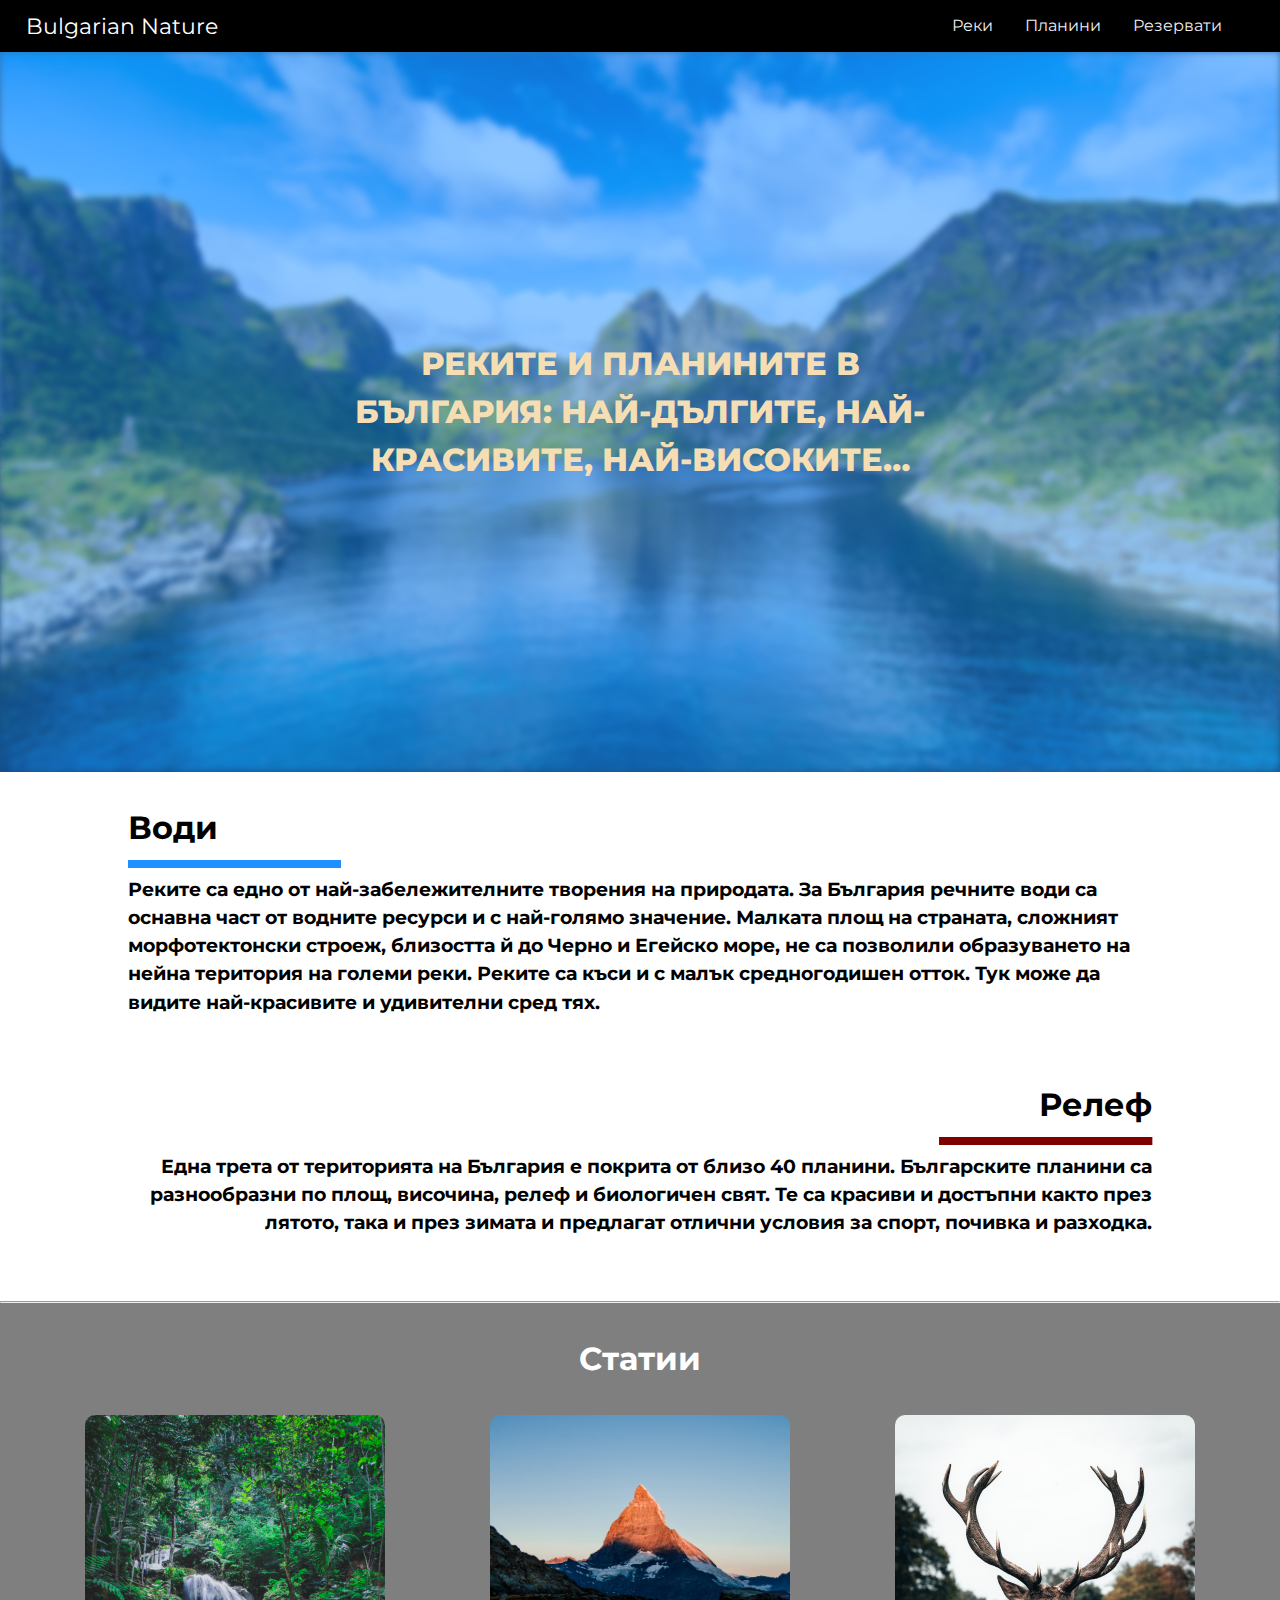
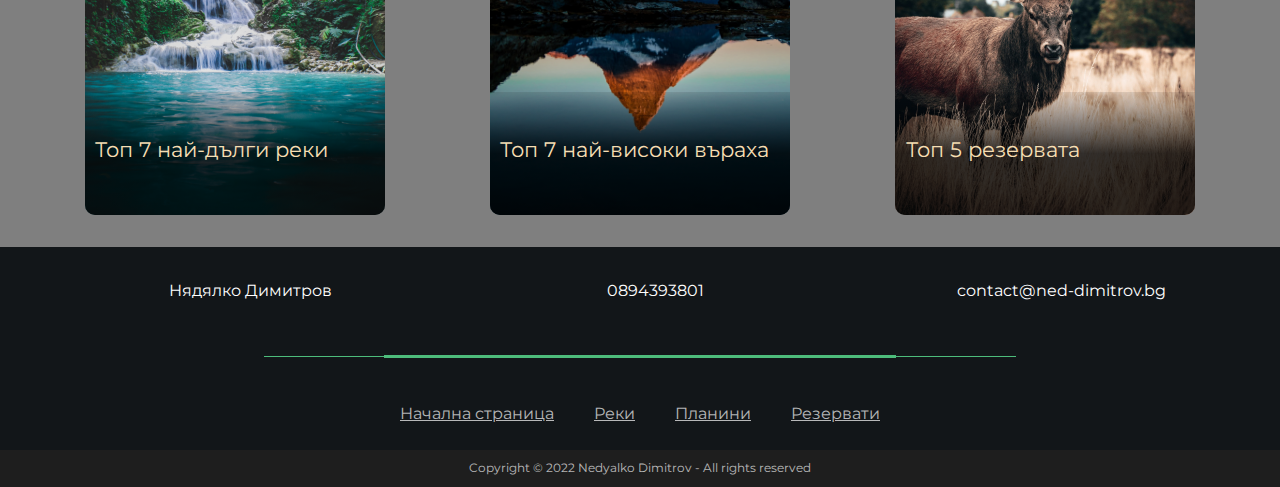
<file: index.html>
<html>
<head>
    <link rel="stylesheet" href="css/navbar.css">
    <link rel="stylesheet" href="css/normalizer.css">
    <link rel="stylesheet" href="css/pages/homePage/homePageStyle.css">
    <link rel="stylesheet" href="css/pages/top-card.css">
    <link rel="stylesheet" href="css/footer.css">
    <link rel="stylesheet" href="https://cdnjs.cloudflare.com/ajax/libs/font-awesome/6.4.0/css/all.min.css"
          integrity="sha512-iecdLmaskl7CVkqkXNQ/ZH/XLlvWZOJyj7Yy7tcenmpD1ypASozpmT/E0iPtmFIB46ZmdtAc9eNBvH0H/ZpiBw=="
          crossorigin="anonymous" referrerpolicy="no-referrer"/>
    <meta charset="UTF-8">
    <meta name="viewport" content="width=device-width, initial-scale=1.0">
    <title>Реки и планини в България</title>
</head>

<body>
<header class="header">
    <nav class="nav">
        <input type="checkbox" id="nav-check">
        <div class="nav-header">
            <div class="nav-title">
                Bulgarian Nature
            </div>
        </div>
        <div class="nav-btn">
            <label for="nav-check">
                <span></span>
                <span></span>
                <span></span>
            </label>
        </div>

        <ul class="nav-list">
            <li><a href="pages/rivers/rivers.html">Реки</a></li>
            <li><a href="pages/mountains/mountains.html">Планини</a></li>
            <li><a href="pages/reservations/reservations.html">Резервати</a></li>
        </ul>
    </nav>
    <div class="image-container">
        <img src="materials/images/rivers/river1.jpg" alt="">
        <div class="image-cover"></div>
        <h1 class="text">РЕКИТЕ И ПЛАНИНИТЕ В БЪЛГАРИЯ: НАЙ-ДЪЛГИТЕ, НАЙ-КРАСИВИТЕ, НАЙ-ВИСОКИТЕ…</h1>

    </div>
</header>


<main>
    <div class="inforamation-container">
        <div class="river-information">
            <h1>Води </h1>
            <hr>
            <h3>Реките са едно от най-забележителните творения на
                природата. За България речните води са оснавна част от
                водните ресурси и с най-голямо значение. Малката площ на
                страната, сложният морфотектонски строеж, близостта й до
                Черно и Егейско море, не са позволили образуването на нейна
                територия на големи реки. Реките са къси и с малък
                средногодишен отток. Тук може да видите най-красивите и удивителни сред тях.</h4>
        </div>
        <div class="mountains-information">
            <h1>Релеф </h1>
            <hr>
            <h3>Една трета от територията на България е покрита от близо
                40 планини. Българските планини са разнообразни по площ,
                височина, релеф и биологичен свят. Те са красиви и достъпни
                както през лятото, така и през зимата и предлагат отлични
                условия за спорт, почивка и разходка.</h4>
        </div>
    </div>

    <hr>

    <div class="articles">
        <h1 class="text">Статии</h1>
        <a href="pages/rivers/topRivers.html">
            <div class="card" id="card-1">
                <div class="image-holder">
                    <img src="materials/images/rivers/river2.jpg" alt="">

                </div>
                <div class="text-holder">
                    <p>
                        Топ 7 най-дълги реки
                    </p>
                </div>
            </div>
        </a>
        <a href="pages/mountains/topMountains.html">
            <div class="card" id="card-2">
                <div class="image-holder">
                    <img src="materials/images/mountains/mountain-1.jpg" alt="">

                </div>
                <div class="text-holder">
                    <p>
                        Топ 7 най-високи въраха
                    </p>
                </div>
            </div>
        </a>
        <a href="pages/reservations/topReservations.html">
            <div class="card" id="card-3">
                <div class="image-holder">
                    <img src="materials/images/reservation/deer.jpg" alt="">

                </div>
                <div class="text-holder">
                    <p>
                        Топ 5 резервата
                    </p>
                </div>
            </div>

        </a>


    </div>

</main>
</body>

<footer>
    <div class="top_header">
        <section>
            <span><i class="fa fa-map-marker"></i></span>
            <span>Нядялко Димитров</span>
        </section>
        <section>
            <span><i class="fa fa-phone"></i></span>
            <span>0894393801</span>
        </section>
        <section>
            <span><i class="fa fa-envelope"></i></span>
            <span>contact@ned-dimitrov.bg</span>
        </section>
    </div>
    <span class="border-shape"></span>
    <div class="bottom_content">
        <section><a class="" href="#home">Начална страница</a>
            <a href="pages/rivers/rivers.html">Реки</a>
            <a href="pages/mountains/mountains.html">Планини</a>
            <a href="pages/reservations/reservations.html">Резервати </a>
        </section>
    </div>
    <div class="copyright">
        Copyright © 2022 Nedyalko Dimitrov - All rights reserved
    </div>
</footer>


</html>
</file>
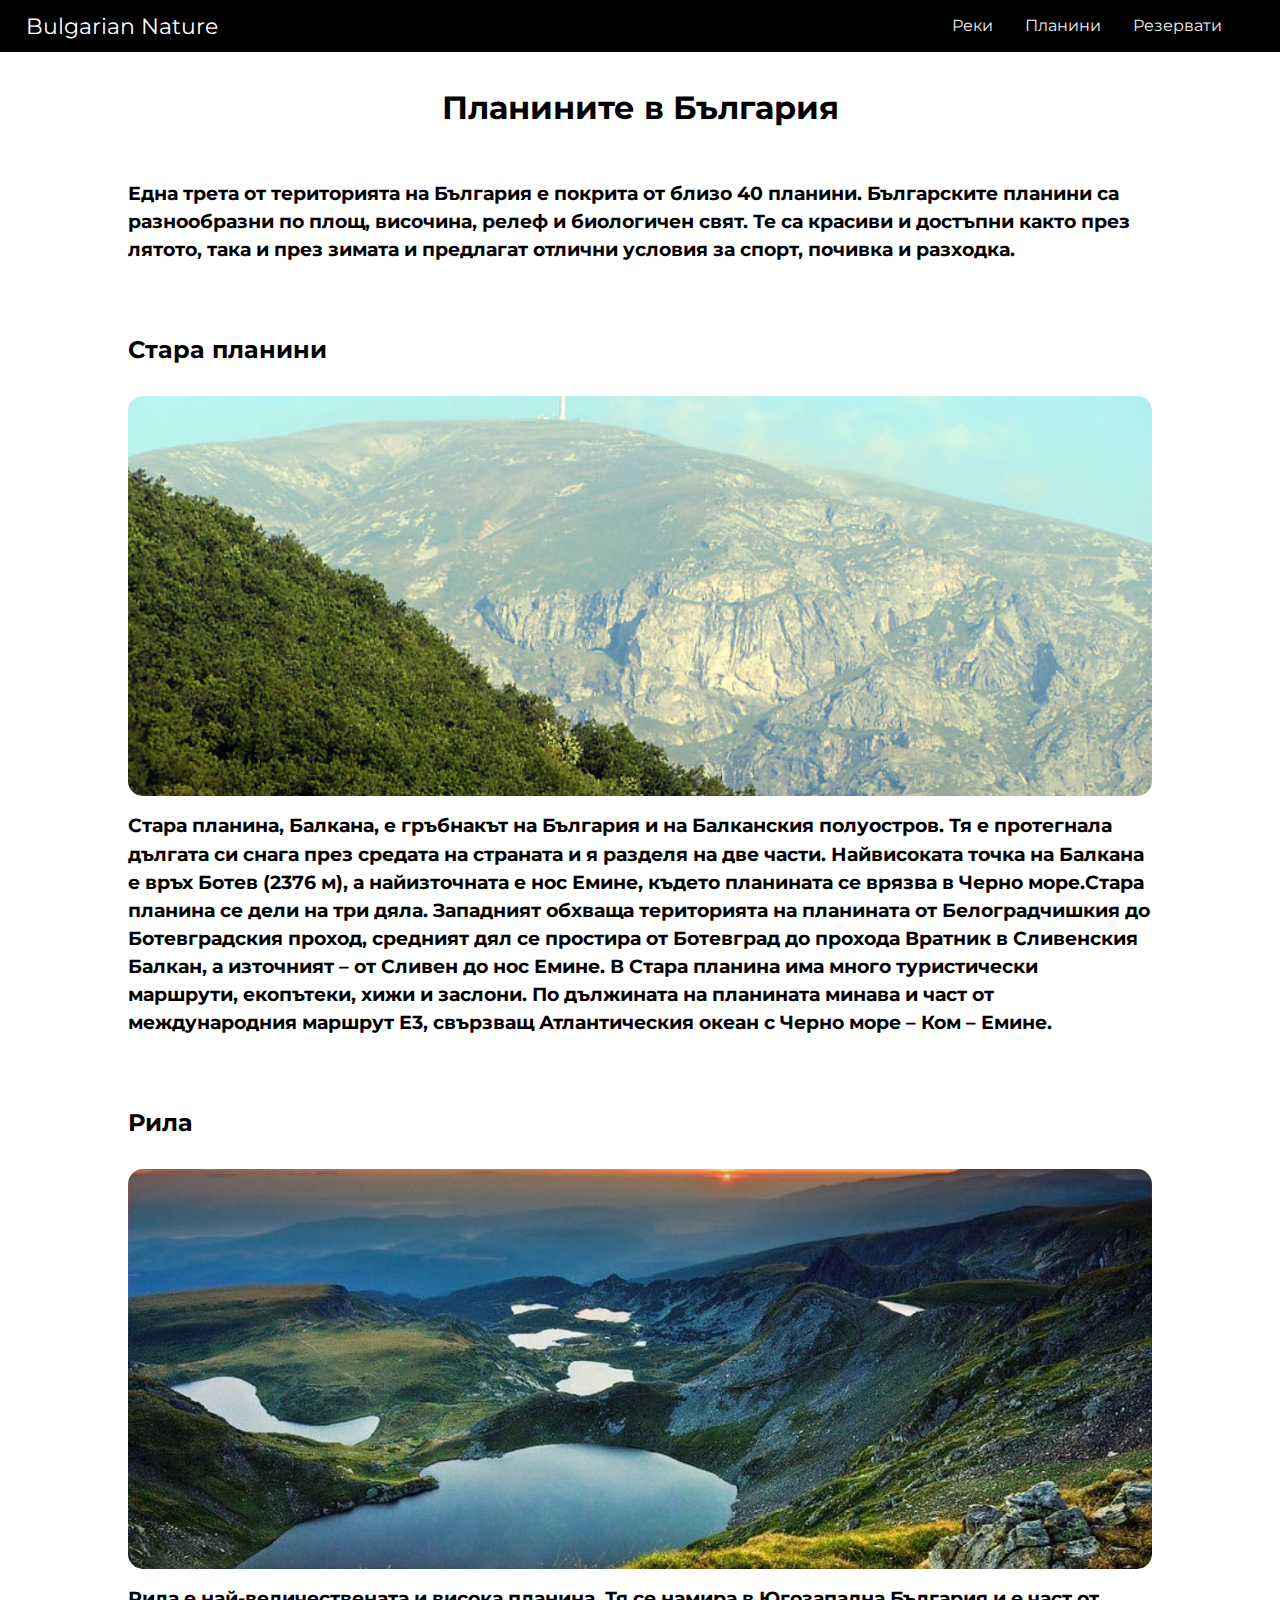
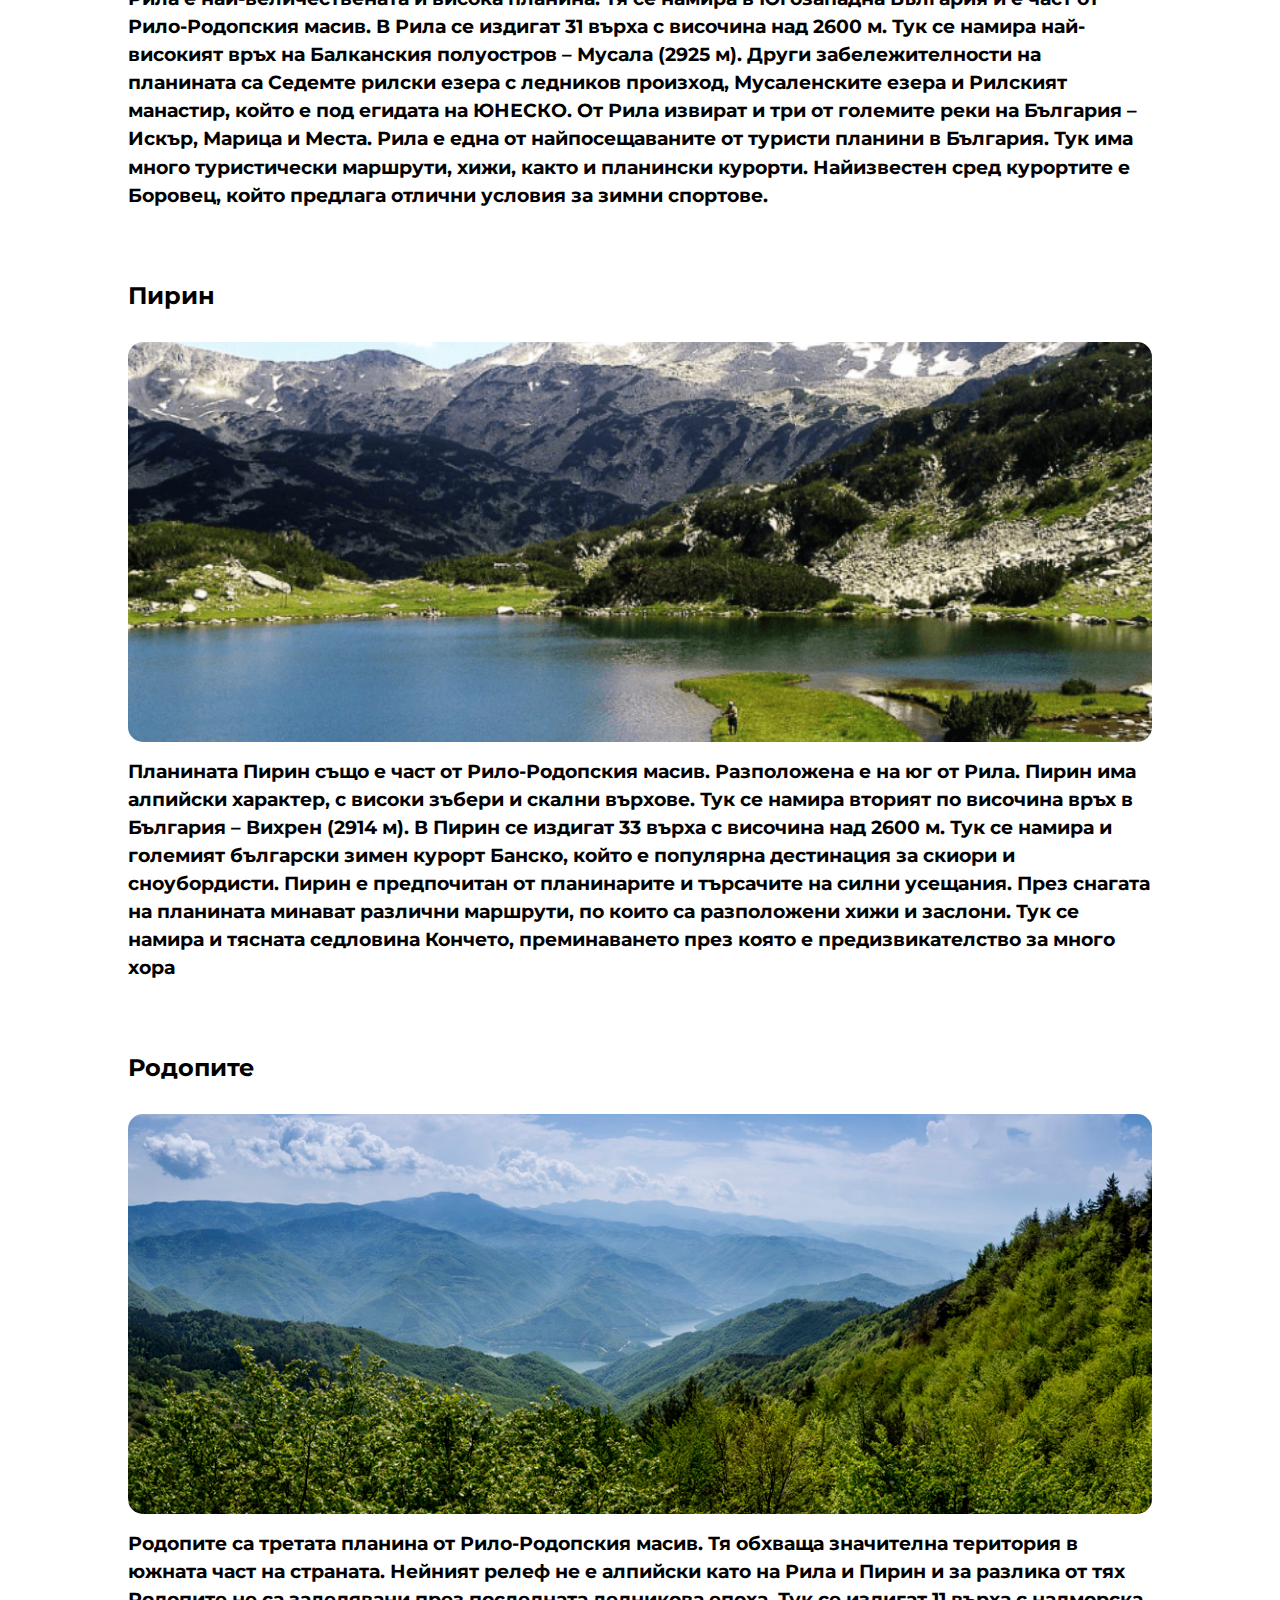
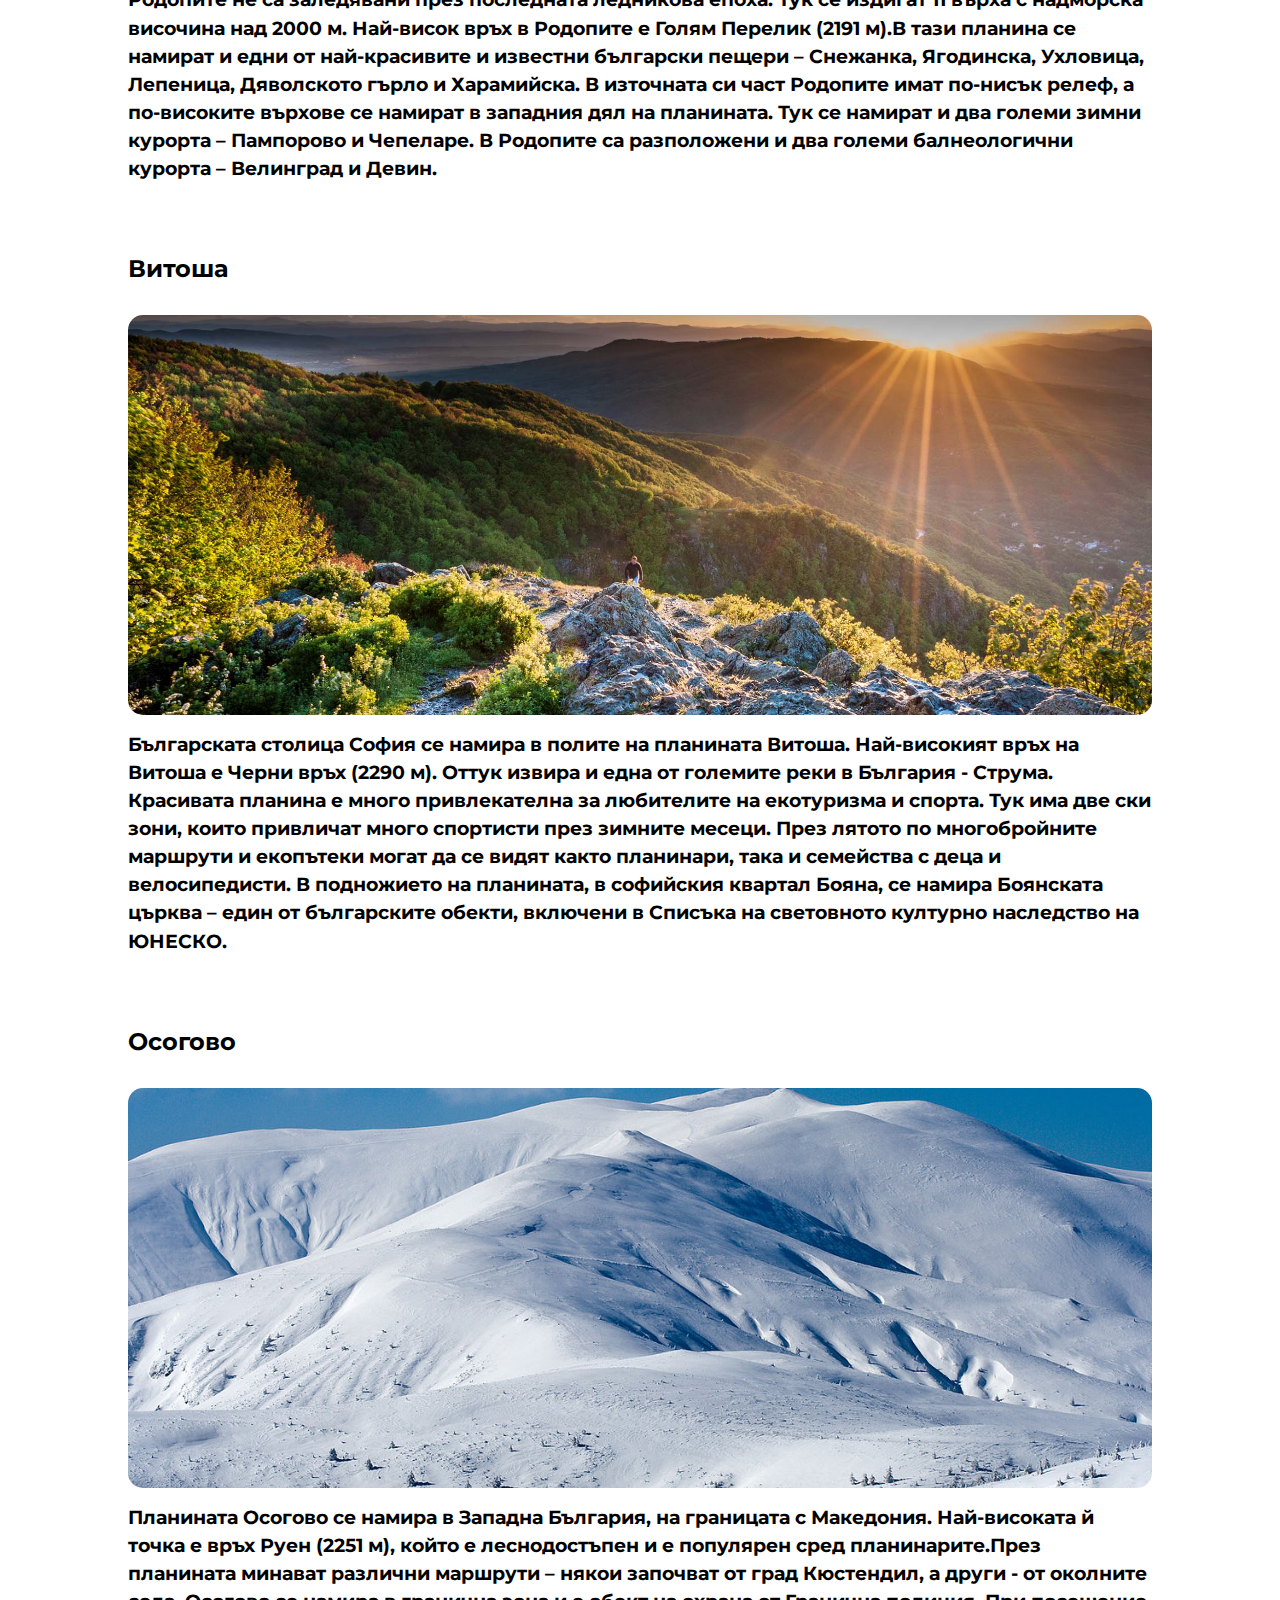
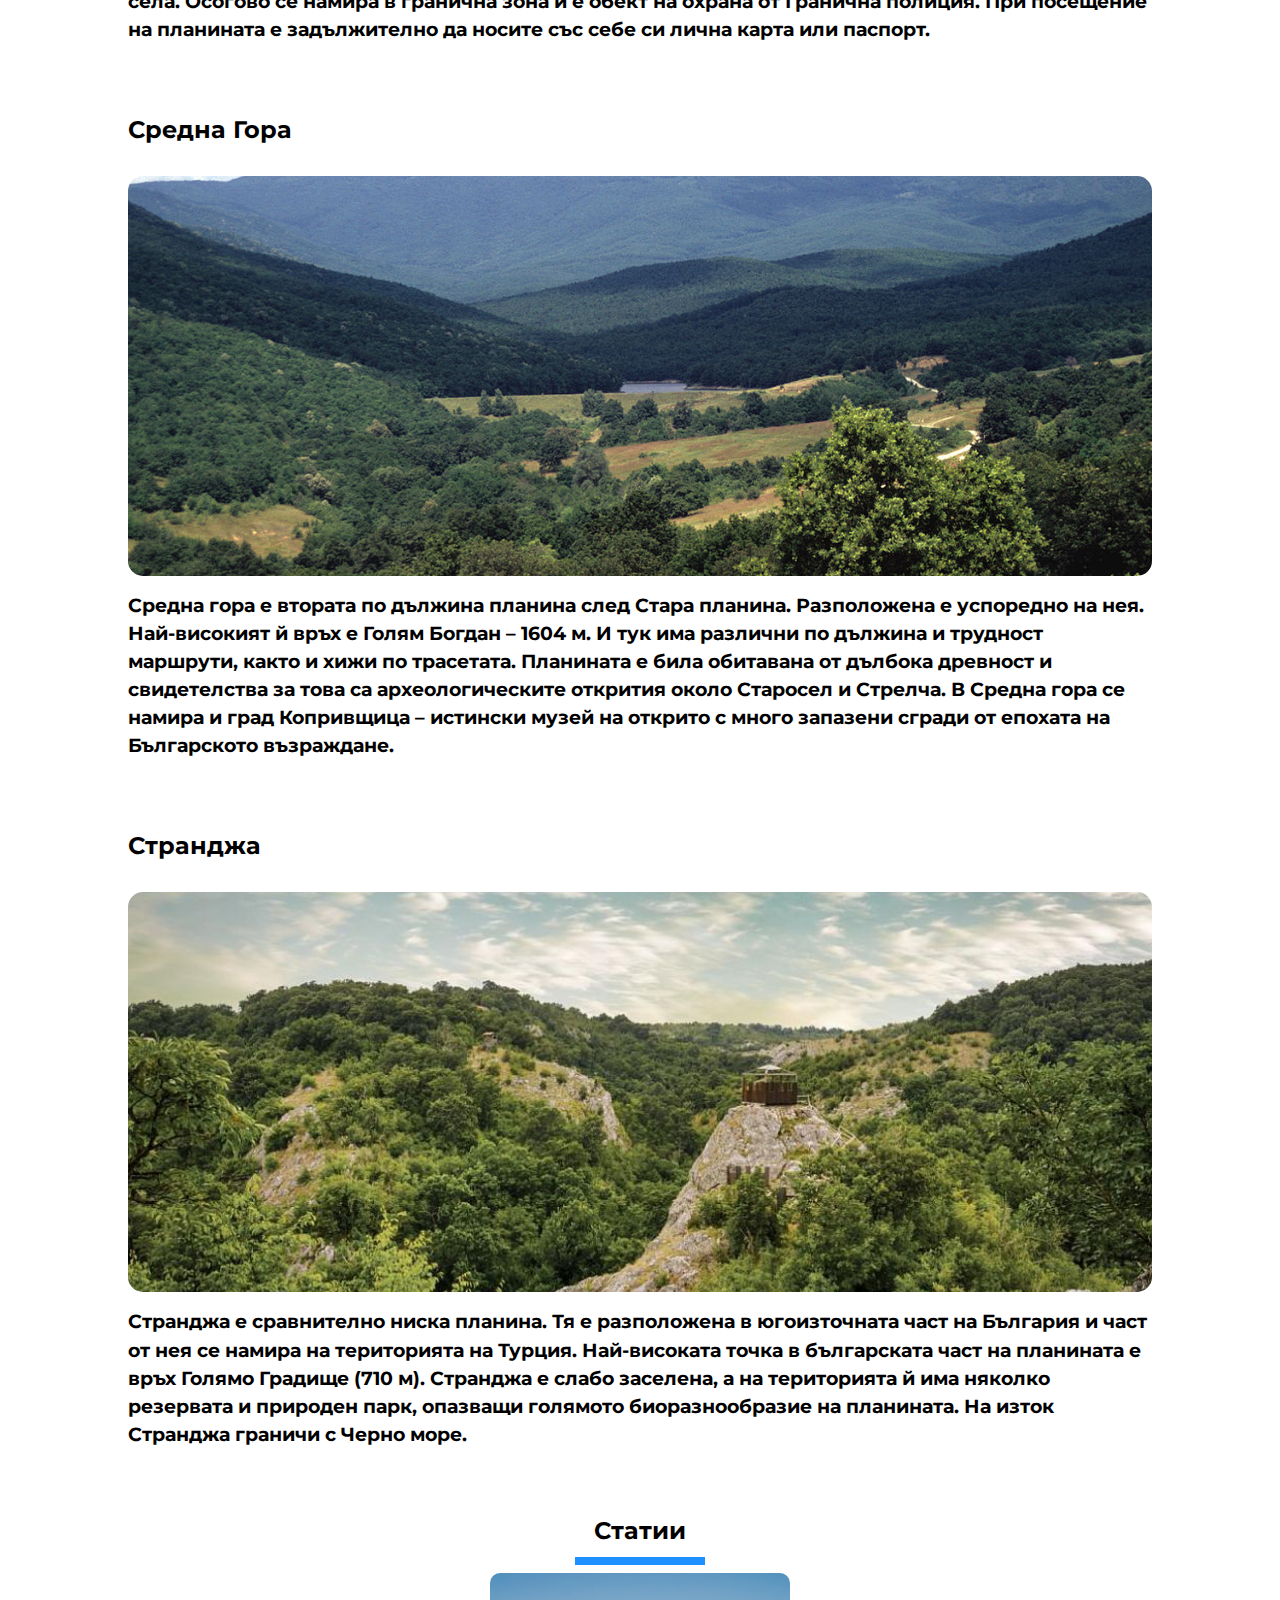
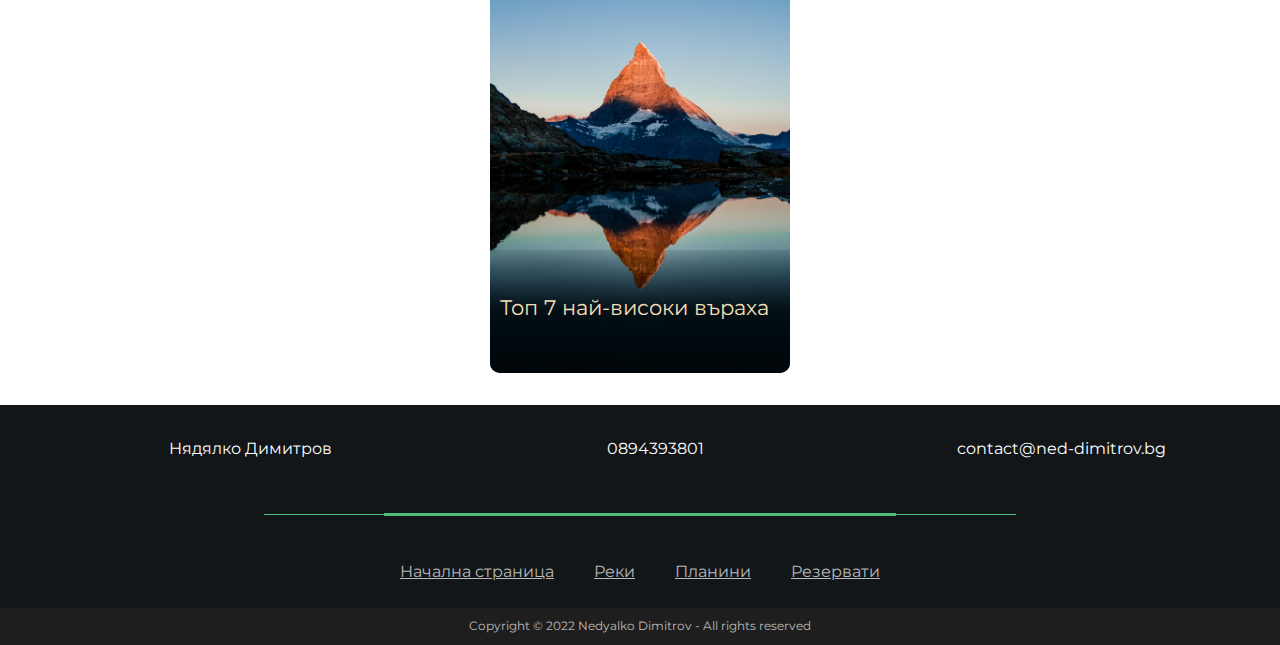
<file: pages/mountains/mountains.html>
<html>  
    <head>  
        <link rel="stylesheet" href="../../css/navbar.css">
        <link rel="stylesheet" href="../../css/normalizer.css">
        <link rel="stylesheet" href="../../css/pages/contentPageStyle.css">
        <link rel="stylesheet" href="../../css/pages/top-card.css">
        <meta name="viewport" content="width=device-width, initial-scale=1">
        <link rel="stylesheet" href="../../css/footer.css">
        <meta charset="UTF-8">
        <link rel="stylesheet" href="https://cdnjs.cloudflare.com/ajax/libs/font-awesome/6.4.0/css/all.min.css"
              integrity="sha512-iecdLmaskl7CVkqkXNQ/ZH/XLlvWZOJyj7Yy7tcenmpD1ypASozpmT/E0iPtmFIB46ZmdtAc9eNBvH0H/ZpiBw=="
              crossorigin="anonymous" referrerpolicy="no-referrer"/>

        <title>Планини в България</title>
    </head>
    <body>
        <header class="header">

            <nav class="nav">
                <input type="checkbox" id="nav-check">
                <div class="nav-header">
                    <div class="nav-title">
                        <a href="../../index.html"> Bulgarian Nature</a>
                    </div>
                </div>
                <div class="nav-btn">
                    <label for="nav-check">
                        <span></span>
                        <span></span>
                        <span></span>
                    </label>
                </div>

                <ul class="nav-list">
<!--                    <li><a  href="../../index.html">Начална страница</a></li>-->
                    <li><a  href="../rivers/rivers.html">Реки</a></li>
                    <li><a class="active" href="../mountains/mountains.html">Планини</a></li>
                    <li><a href="../reservations/reservations.html">Резервати </a></li>
                </ul>
            </nav>

        </header>
        <div>
                <h1 class="page-title">
                    Планините в България    
                </h1>
                <div class="article">
                    <h3>
                        Една трета от територията на България е покрита от близо
                        40 планини. Българските планини са разнообразни по площ,
                        височина, релеф и биологичен свят. Те са красиви и достъпни
                        както през лятото, така и през зимата и предлагат отлични
                        условия за спорт, почивка и разходка.
                    </h3>
                </div>
                <br>
                <div class="article">

                    <h2 class="article-title">Стара планини</h2>
                    <img src="../../materials/images/mountains/botev.jpg" alt="">
                    <h3 class="article-content">

                        Стара планина, Балкана, е
                        гръбнакът на България и на
                        Балканския полуостров. Тя е
                        протегнала дългата си снага
                        през средата на страната и
                        я разделя на две части. Найвисоката точка на Балкана
                        е връх Ботев (2376 м), а найизточната е нос Емине, където
                        планината се врязва в Черно
                        море.Стара планина се дели на
                        три дяла. Западният обхваща
                        територията на планината
                        от Белоградчишкия до
                        Ботевградския проход,
                        средният дял се простира
                        от Ботевград до прохода
                        Вратник в Сливенския Балкан, а
                        източният – от Сливен до нос
                        Емине.
                        В Стара планина има много
                        туристически маршрути,
                        екопътеки, хижи и заслони.
                        По дължината на планината
                        минава и част от международния
                        маршрут Е3, свързващ
                        Атлантическия океан с Черно
                        море – Ком – Емине.

                    </h3>

                </div>
                <br>
                <div class="article">
                        <h2 class="article-title">Рила</h2>
                        <img src="../../materials/images/mountains/rila.jpeg" alt="">
                        <h3 class="article-content">
                            Рила е най-величествената и
                            висока планина. Тя се намира в
                            Югозападна България и е част
                            от Рило-Родопския масив.
                            В Рила се издигат 31 върха с
                            височина над 2600 м. Тук се
                            намира най-високият връх
                            на Балканския полуостров –
                            Мусала (2925 м).
                            Други забележителности
                            на планината са Седемте
                            рилски езера с ледников
                            произход, Мусаленските езера
                            и Рилският манастир, който
                            е под егидата на ЮНЕСКО.
                            От Рила извират и три от
                            големите реки на България –
                            Искър, Марица и Места.
                            Рила е една от найпосещаваните от туристи
                            планини в България. Тук
                            има много туристически
                            маршрути, хижи, както и
                            планински курорти. Найизвестен сред курортите
                            е Боровец, който предлага
                            отлични условия за зимни
                            спортове.

                        </h3>
                    </div>

                <br>
            
                <div class="article">
                    <h2 class="article-title">Пирин</h2>
                    <img src="../../materials/images/mountains/pirin.png" alt="">
                    <h3 class="article-content">
                        Планината Пирин също е
                        част от Рило-Родопския
                        масив. Разположена е на юг
                        от Рила. Пирин има алпийски
                        характер, с високи зъбери и
                        скални върхове. Тук се намира
                        вторият по височина връх в
                        България – Вихрен (2914 м). В
                        Пирин се издигат 33 върха с
                        височина над 2600 м.
                        Тук се намира и големият
                        български зимен курорт
                        Банско, който е популярна
                        дестинация за скиори и
                        сноубордисти.
                        Пирин е предпочитан от
                        планинарите и търсачите на
                        силни усещания. През снагата
                        на планината минават
                        различни маршрути, по
                        които са разположени хижи
                        и заслони. Тук се намира и
                        тясната седловина Кончето,
                        преминаването през която е
                        предизвикателство за много
                        хора
                    </h3>
                </div>
                
                 <br>
            
                <div class="article">
                    <h2 class="article-title">Родопите</h2>
                    <img src="../../materials/images/mountains/rodopi copy.jpg" alt="">
                    <h3 class="article-content">
                        Родопите са третата
                        планина от Рило-Родопския
                        масив. Тя обхваща значителна
                        територия в южната част
                        на страната. Нейният релеф
                        не е алпийски като на Рила
                        и Пирин и за разлика от тях
                        Родопите не са заледявани
                        през последната ледникова
                        епоха. Тук се издигат 11
                        върха с надморска височина
                        над 2000 м. Най-висок връх
                        в Родопите е Голям Перелик
                        (2191 м).В тази планина се намират
                        и едни от най-красивите и
                        известни български пещери –
                        Снежанка, Ягодинска, Ухловица,
                        Лепеница, Дяволското гърло и
                        Харамийска.
                        В източната си част
                        Родопите имат по-нисък
                        релеф, а по-високите върхове
                        се намират в западния дял на
                        планината. Тук се намират
                        и два големи зимни курорта
                        – Пампорово и Чепеларе. В
                        Родопите са разположени и два
                        големи балнеологични курорта
                        – Велинград и Девин.
                    </h3>
                </div>

                 <br>
                <div class="article"> 
                        <h2 class="article-title">
                            Витоша
                        </h2>
                        <img src="../../materials/images/mountains/vitosha.jpg" alt="">
                        <h3 class="article-content">
                            Българската столица
                            София се намира в полите
                            на планината Витоша.
                            Най-високият връх на Витоша
                            е Черни връх (2290 м).
                            Оттук извира и една от
                            големите реки в България - Струма. Красивата планина
                            е много привлекателна
                            за любителите на
                            екотуризма и спорта.
                            Тук има две ски зони,
                            които привличат много
                            спортисти през зимните
                            месеци. През лятото по
                            многобройните маршрути
                            и екопътеки могат да се
                            видят както планинари,
                            така и семейства с деца и
                            велосипедисти.
                            В подножието на планината,
                            в софийския квартал Бояна,
                            се намира Боянската църква
                            – един от българските
                            обекти, включени в Списъка
                            на световното културно
                            наследство на ЮНЕСКО.

                        </h3>
                </div>

                 <br>
                <div class="article">
                        <h2 class="article-title">Осогово</h2>
                        <img src="../../materials/images/mountains/ruen.jpg" alt="">
                        <h3 class="article-content">
                            Планината Осогово се
                            намира в Западна България,
                            на границата с Македония.
                            Най-високата й точка е
                            връх Руен (2251 м), който е
                            леснодостъпен и е популярен
                            сред планинарите.През планината минават
                            различни маршрути –
                            някои започват от град
                            Кюстендил, а други - от
                            околните села. Осогово се
                            намира в гранична зона
                            и е обект на охрана от
                            Гранична полиция. При
                            посещение на планината е
                            задължително да носите
                            със себе си лична карта или
                            паспорт.
                        </h3>
                </div>

                <br>

                <div class="article">
                        <h2 class="article-title">
                            Средна Гора
                        </h2>
                        <img src="../../materials/images/mountains/srednaGora.jpeg" alt="">
                        <h3 class="article-content">Средна гора е втората по
                            дължина планина след Стара
                            планина. Разположена е
                            успоредно на нея. Най-високият
                            й връх е Голям Богдан – 1604 м. И
                            тук има различни по дължина
                            и трудност маршрути,
                            както и хижи по трасетата.
                            Планината е била обитавана
                            от дълбока древност и
                            свидетелства за това са
                            археологическите открития
                            около Старосел и Стрелча.
                            В Средна гора се намира и
                            град Копривщица – истински
                            музей на открито с много
                            запазени сгради от епохата на
                            Българското възраждане.
                        </h3>
                </div>

                 <br>

                <div class="article">
                        <h2 class="article-title">Странджа</h2>
                        <img src="../../materials/images/mountains/strandzha.jpg" alt="">
                        <h3 class="article-content">Странджа е сравнително
                            ниска планина. Тя е
                            разположена в югоизточната
                            част на България и част
                            от нея се намира на
                            територията на Турция.
                            Най-високата точка в
                            българската част на
                            планината е връх Голямо
                            Градище (710 м).
                            Странджа е слабо заселена,
                            а на територията й
                            има няколко резервата и
                            природен парк, опазващи
                            голямото биоразнообразие
                            на планината. На изток
                            Странджа граничи с Черно
                            море.
                        </h3>
                </div>
            </div>
           <div class="top-articles">
                 <h2>Статии</h3>   
                 <hr>
                 <a href="../../pages/mountains/topMountains.html">
                        <div class="card" id="card-2">
                            <div class="image-holder">
                                <img src="../../materials/images/mountains/mountain-1.jpg" alt="">
                            
                            </div>
                            <div class="text-holder">
                                <p>
                                    Топ 7 най-високи въраха
                                </p>
                            </div>
                        </div>
                    </a>
           </div>


        <footer>
            <div class="top_header">
                <section>
                    <span><i class="fa fa-map-marker"></i></span>
                    <span>Нядялко Димитров</span>
                </section>
                <section>
                    <span><i class="fa fa-phone"></i></span>
                    <span>0894393801</span>
                </section>
                <section>
                    <span><i class="fa fa-envelope"></i></span>
                    <span>contact@ned-dimitrov.bg</span>
                </section>
            </div>
            <span class="border-shape"></span>
            <div class="bottom_content">

                <section><a class="" href="#home">Начална страница</a>
                    <a href="../../pages/rivers/rivers.html">Реки</a>
                    <a href="../../pages/mountains/mountains.html">Планини</a>
                    <a href="../../pages/reservations/reservations.html">Резервати </a>
                </section>
            </div>
            <div class="copyright">
                Copyright © 2022 Nedyalko Dimitrov - All rights reserved
            </div>
        </footer>

    </body>



</html>
</file>
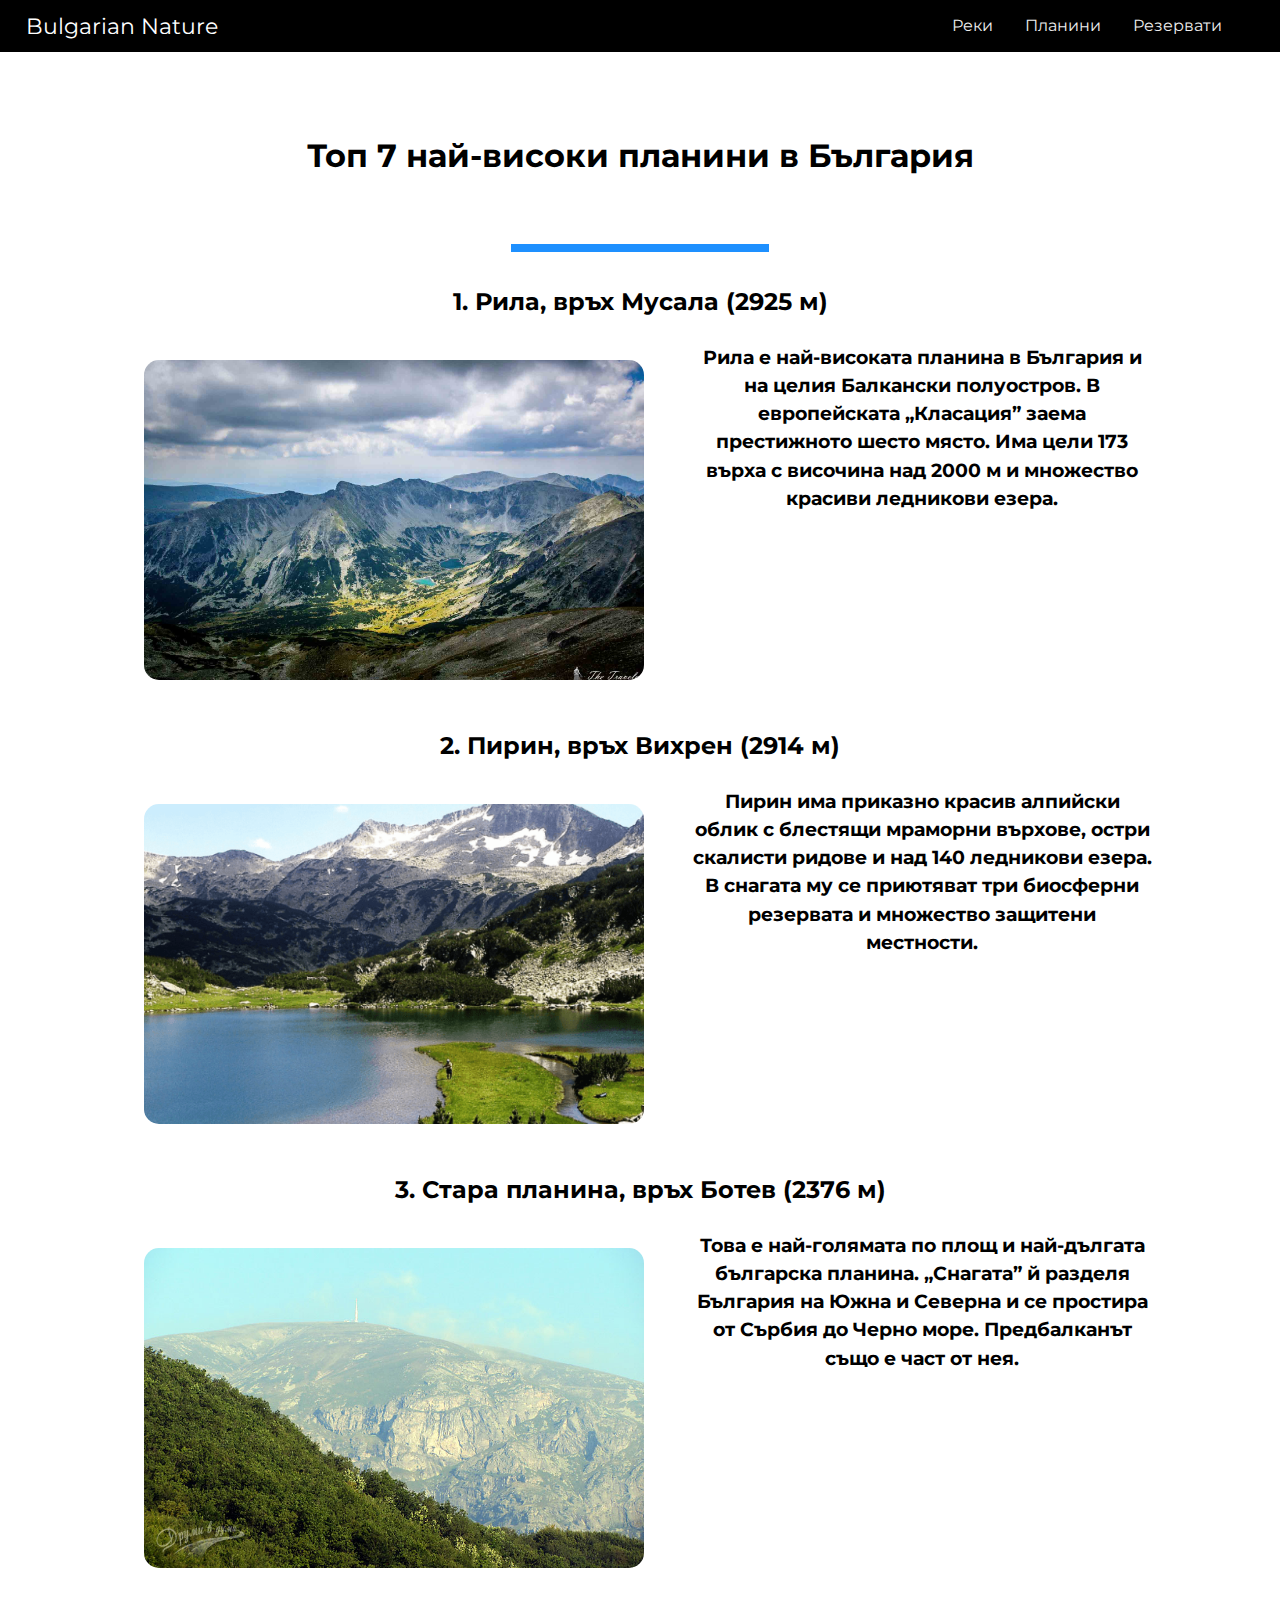
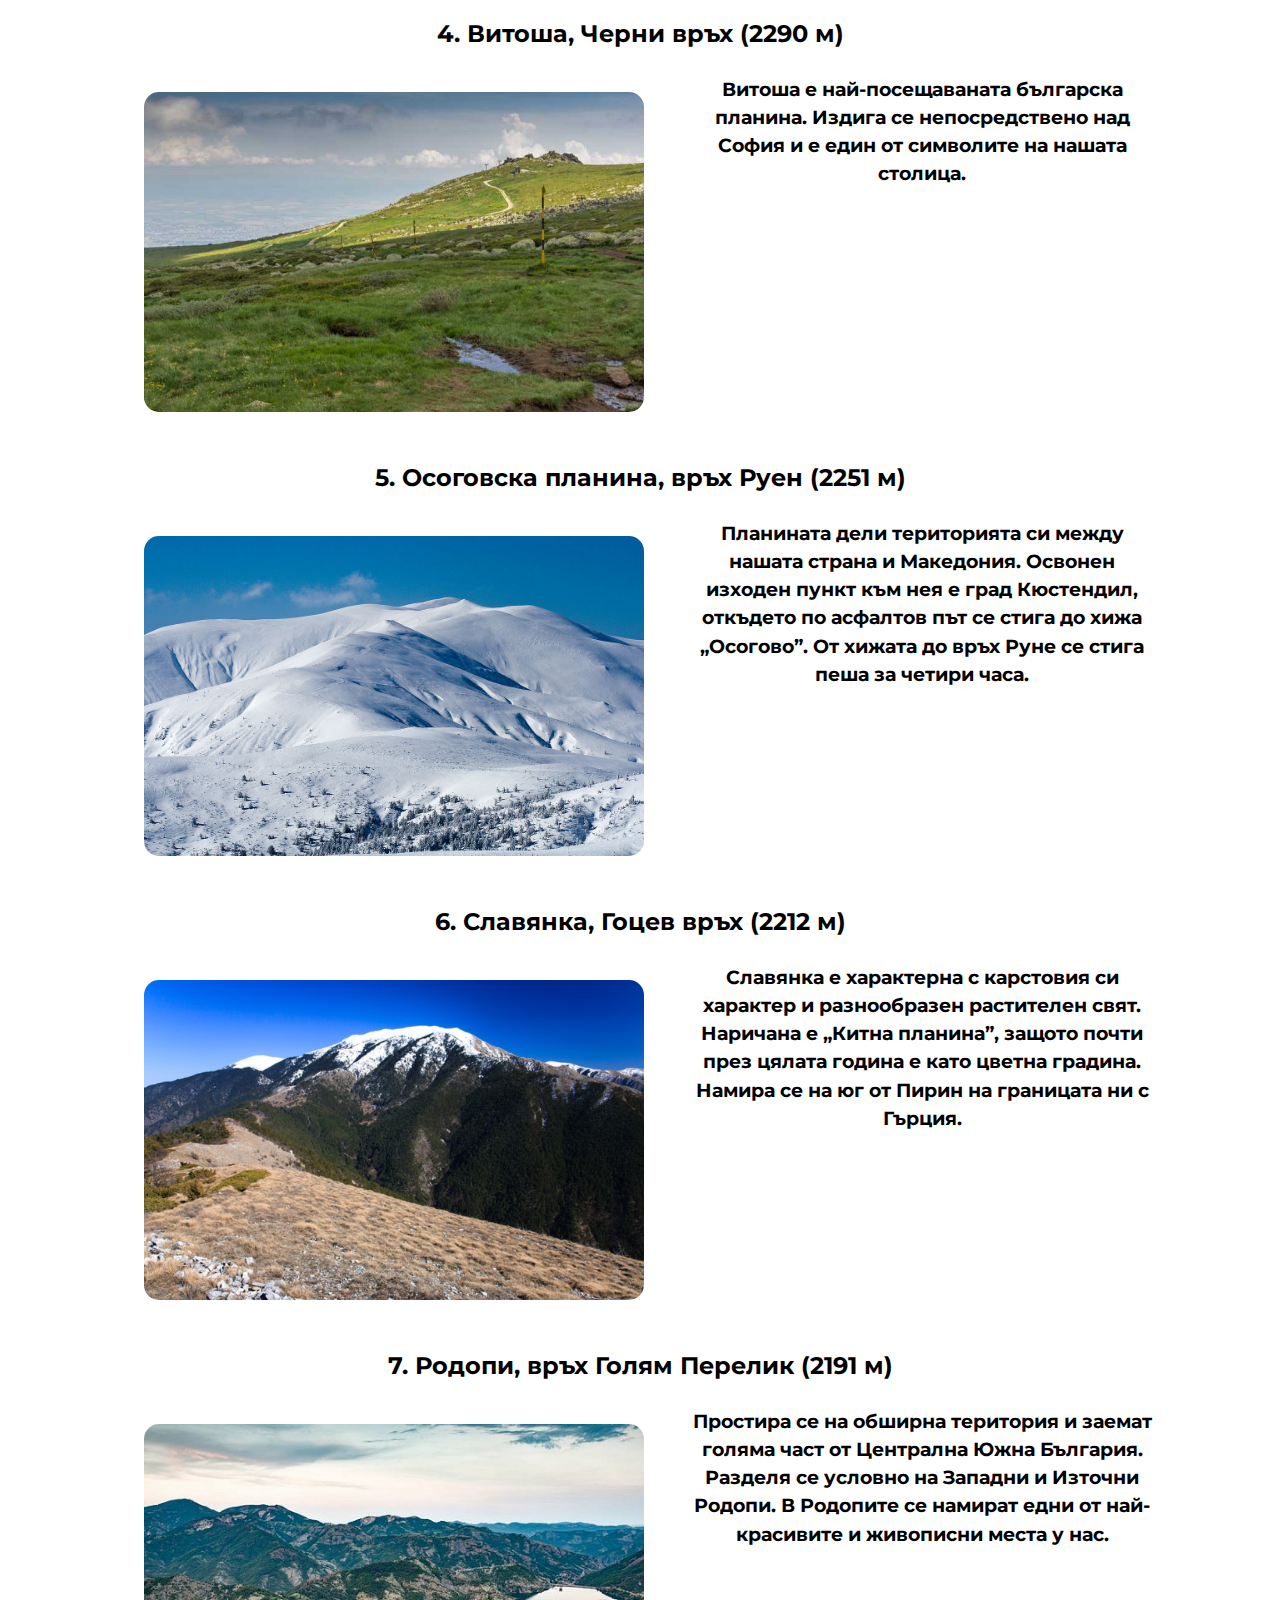
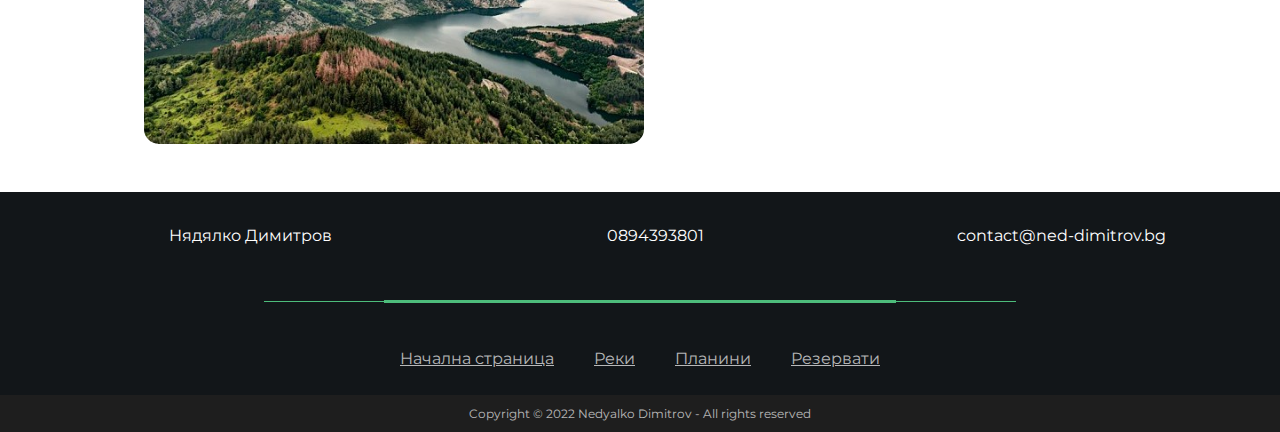
<file: pages/mountains/topMountains.html>
<html>  
    <head>
        <link rel="stylesheet" href="../../css/navbar.css">
        <link rel="stylesheet" href="../../css/normalizer.css">
        <link rel="stylesheet" href="../../css/pages/topPageStyle.css">
        <meta name="viewport" content="width=device-width, initial-scale=1">
        <link rel="stylesheet" href="../../css/footer.css">
        <meta charset="UTF-8">
        <title>Планини в България</title>
        <link rel="stylesheet" href="https://cdnjs.cloudflare.com/ajax/libs/font-awesome/6.4.0/css/all.min.css"
              integrity="sha512-iecdLmaskl7CVkqkXNQ/ZH/XLlvWZOJyj7Yy7tcenmpD1ypASozpmT/E0iPtmFIB46ZmdtAc9eNBvH0H/ZpiBw=="
              crossorigin="anonymous" referrerpolicy="no-referrer"/>

    </head>

    <body>
       <header class="header">
           <nav class="nav">
               <input type="checkbox" id="nav-check">
               <div class="nav-header">
                   <div class="nav-title">
                       <a href="../../index.html"> Bulgarian Nature</a>
                   </div>
               </div>
               <div class="nav-btn">
                   <label for="nav-check">
                       <span></span>
                       <span></span>
                       <span></span>
                   </label>
               </div>

               <ul class="nav-list">
<!--                   <li><a  href="../../index.html">Начална страница</a></li>-->
                   <li><a  href="../rivers/rivers.html">Реки</a></li>
                   <li><a class="active" href="../mountains/mountains.html">Планини</a></li>
                   <li><a href="../reservations/topReservations.html">Резервати </a></li>
               </ul>
           </nav>
       </header>


       <main>
        <h1 class="title">Топ 7 най-високи планини в България</h1>
            <hr class="first-hr">

        <ol>
          
            <li>
                <h2 class="top-m-title"><a href="https://bg.wikipedia.org/wiki/%D0%9C%D1%83%D1%81%D0%B0%D0%BB%D0%B0">1. Рила, връх Мусала (2925 м)</a></h2>
               <div class="top-m-content-holder">

                <img src="../../materials/images/mountains/musala.jpg" alt="" class="top-m-image">
                <h3 class="top-m-content">
                    Рила е най-високата планина в България и на целия Балкански полуостров. В европейската „Класация” заема престижното шесто място. Има цели 173 върха с височина над 2000 м и множество красиви ледникови езера.
                </h3>   

               </div>

            </li>

         
               
            <li>
                <h2 class="top-m-title"><a href="https://bg.wikipedia.org/wiki/%D0%92%D0%B8%D1%85%D1%80%D0%B5%D0%BD">2. Пирин, връх Вихрен (2914 м)</a></h2>
               <div class="top-m-content-holder">
                    <img src="../../materials/images/mountains/pirin.png" alt="" class="top-m-image">
                    <h3 class="top-m-content">
                        Пирин има приказно красив алпийски облик с блестящи мраморни върхове, остри скалисти ридове и над 140 ледникови езера. В снагата му се приютяват три биосферни резервата и множество защитени местности.
                    </h3>   
               </div>

            </li>


              
            <li>
                <h2 class="top-m-title"><a href="https://bg.wikipedia.org/wiki/%D0%91%D0%BE%D1%82%D0%B5%D0%B2_(%D0%B2%D1%80%D1%8A%D1%85)">3. Стара планина, връх Ботев (2376 м)</a> </h2>
               <div class="top-m-content-holder">
                    <img src="../../materials/images/mountains/botev.jpg" alt="" class="top-m-image">
                    <h3 class="top-m-content">
                        Това е най-голямата по площ и най-дългата българска планина. „Снагата” й разделя България на Южна и Северна и се простира от Сърбия до Черно море. Предбалканът също е част от нея.
                    </h3>   

               </div>

            </li>

               
            <li>
               <h2 class="top-m-title"><a href="https://bg.wikipedia.org/wiki/%D0%A7%D0%B5%D1%80%D0%BD%D0%B8_%D0%B2%D1%80%D1%8A%D1%85">4. Витоша, Черни връх (2290 м)</a></h2>
               <div class="top-m-content-holder">
                    <img src="../../materials/images/mountains/cherniVryh.jpg" alt="" class="top-m-image">
                    <h3 class="top-m-content">
                        Витоша е най-посещаваната българска планина. Издига се непосредствено над София и е един от символите на нашата столица.
                    </h3>   
               </div>

            </li>


              
            <li>
                <h2 class="top-m-title">
                  <a href="https://bg.wikipedia.org/wiki/%D0%A0%D1%83%D0%B5%D0%BD">5. Осоговска планина, връх Руен (2251 м)</a></h2>
               <div class="top-m-content-holder">
                <img src="../../materials/images/mountains/ruen.jpg" alt="" class="top-m-image">
                <h3 class="top-m-content">
                    Планината дели територията си между нашата страна и Македония. Освонен изходен пункт към нея е град Кюстендил, откъдето по асфалтов път се стига до хижа „Осогово”. От хижата до връх Руне се стига пеша за четири часа.
                </h3>   
               </div>

            </li>

             
            <li>
                <h2 class="top-m-title"><a href="https://bg.wikipedia.org/wiki/%D0%93%D0%BE%D1%86%D0%B5%D0%B2_%D0%B2%D1%80%D1%8A%D1%85">6. Славянка, Гоцев връх (2212 м)</a></h2>
               <div class="top-m-content-holder">
                    <img src="../../materials/images/mountains/goveVryh.jpg" alt="" class="top-m-image">
                    <h3 class="top-m-content">
                        Славянка е характерна с карстовия си характер и разнообразен растителен свят. Наричана е „Китна планина”, защото почти през цялата година е като цветна градина. Намира се на юг от Пирин на границата ни с Гърция.
                    </h3>   
               </div>

            </li>

    
            <li>
                <h2 class="top-m-title"><a href="https://bg.wikipedia.org/wiki/%D0%93%D0%BE%D0%BB%D1%8F%D0%BC_%D0%9F%D0%B5%D1%80%D0%B5%D0%BB%D0%B8%D0%BA">7. Родопи, връх Голям Перелик (2191 м)</a></h2>
               <div class="top-m-content-holder">
                    <img src="../../materials/images/mountains/rodopi.jpg" alt="" class="top-m-image">
                    <h3 class="top-m-content">
                        Простира се на обширна територия и заемат голяма част от Централна Южна България. Разделя се условно на Западни и Източни Родопи. В Родопите се намират едни от най-красивите и живописни места у нас.
                    </h3>   
               </div>

            </li>



        </ol>
       </main>

       <footer>
           <div class="top_header">
               <section>
                   <span><i class="fa fa-map-marker"></i></span>
                   <span>Нядялко Димитров</span>
               </section>
               <section>
                   <span><i class="fa fa-phone"></i></span>
                   <span>0894393801</span>
               </section>
               <section>
                   <span><i class="fa fa-envelope"></i></span>
                   <span>contact@ned-dimitrov.bg</span>
               </section>
           </div>
           <span class="border-shape"></span>
           <div class="bottom_content">
               <section><a class="" href="#home">Начална страница</a>
                   <a href="../../pages/rivers/rivers.html">Реки</a>
                   <a href="../../pages/mountains/mountains.html">Планини</a>
                   <a href="../../pages/reservations/reservations.html">Резервати </a>
               </section>
           </div>
           <div class="copyright">
               Copyright © 2022 Nedyalko Dimitrov - All rights reserved
           </div>
       </footer>

    </body>

</html>
</file>
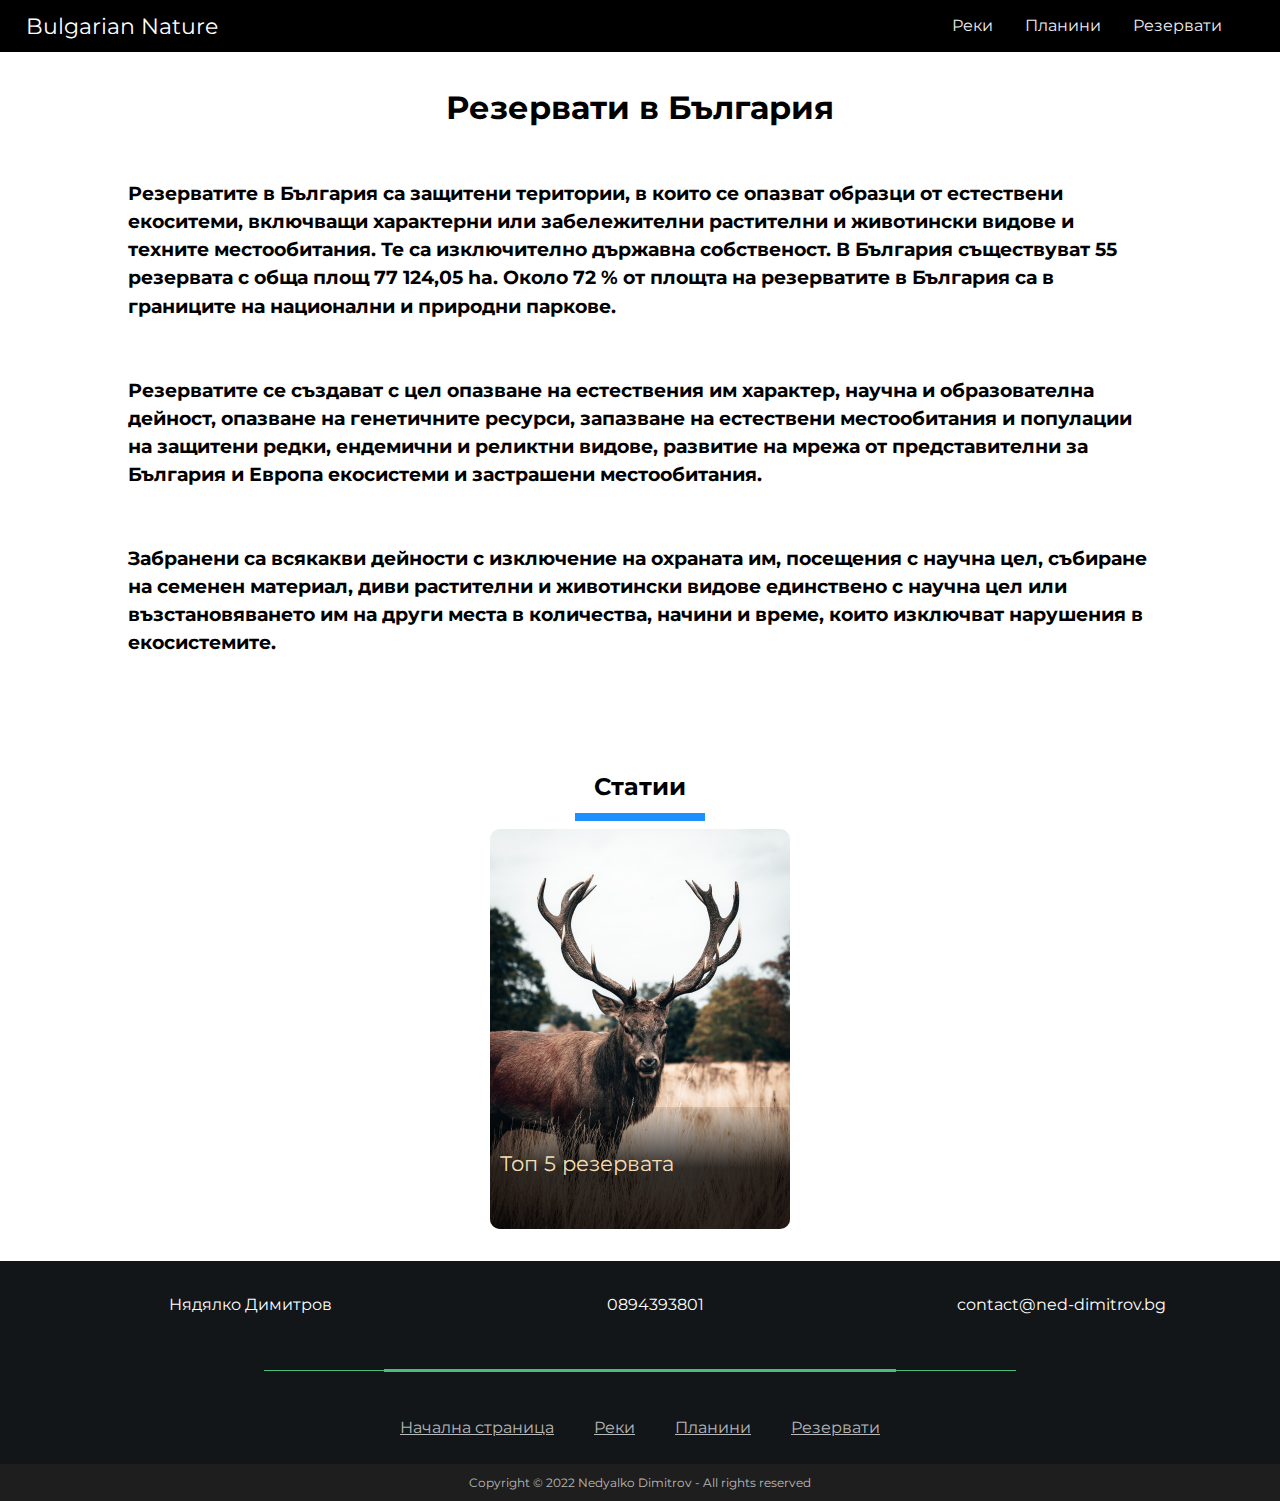
<file: pages/reservations/reservations.html>
<html>  
    <head>  
        <link rel="stylesheet" href="../../css/navbar.css">
        <link rel="stylesheet" href="../../css/normalizer.css">
        <link rel="stylesheet" href="../../css/pages/contentPageStyle.css">
        <link rel="stylesheet" href="../../css/pages/top-card.css">
        <meta name="viewport" content="width=device-width, initial-scale=1">
        <link rel="stylesheet" href="../../css/footer.css">
        <meta charset="UTF-8">
        <link rel="stylesheet" href="https://cdnjs.cloudflare.com/ajax/libs/font-awesome/6.4.0/css/all.min.css"
              integrity="sha512-iecdLmaskl7CVkqkXNQ/ZH/XLlvWZOJyj7Yy7tcenmpD1ypASozpmT/E0iPtmFIB46ZmdtAc9eNBvH0H/ZpiBw=="
              crossorigin="anonymous" referrerpolicy="no-referrer"/>

        <title>Резервати в България</title>
    </head>
    <body>
        <header class="header">

            <nav class="nav">
                <input type="checkbox" id="nav-check">
                <div class="nav-header">
                    <div class="nav-title">
                        <a href="../../index.html"> Bulgarian Nature</a>
                    </div>
                </div>
                <div class="nav-btn">
                    <label for="nav-check">
                        <span></span>
                        <span></span>
                        <span></span>
                    </label>
                </div>

                <ul class="nav-list">
<!--                    <li><a href="../../index.html">Начална страница</a></li>-->
                    <li><a href="../rivers/rivers.html">Реки</a></li>
                    <li><a href="../mountains/mountains.html">Планини</a></li>
                    <li><a class="active" href="../reservations/reservations.html">Резервати </a></li>
                </ul>
            </nav>

        </header>
        <div>
                <h1 class="page-title">
                    Резервати в България  
                </h1>
                <div class="article">
                    <h3>
                        Резерватите в България са защитени територии, в които се опазват образци от естествени екоситеми, включващи характерни или забележителни растителни и животински видове и техните местообитания. Те са изключително държавна собственост. В България съществуват 55 резервата с обща площ 77 124,05 ha. Около 72 % от площта на резерватите в България са в границите на национални и природни паркове.
                      </h3>
                </div>
                <br>
                <div class="article">

                    
                    <h3 class="article-content">
                        Резерватите се създават с цел опазване на естествения им характер, научна и образователна дейност, опазване на генетичните ресурси, запазване на естествени местообитания и популации на защитени редки, ендемични и реликтни видове, развитие на мрежа от представителни за България и Европа екосистеми и застрашени местообитания.
                    </h3>

                </div>
                <br>
                <div class="article">
                       
                        <h3 class="article-content">
                            Забранени са всякакви дейности с изключение на охраната им, посещения с научна цел, събиране на семенен материал, диви растителни и животински видове единствено с научна цел или възстановяването им на други места в количества, начини и време, които изключват нарушения в екосистемите.

                        </h3>
                    </div>

                <br>
            
               
                 <br>

             
            </div>
           <div class="top-articles">
                 <h2>Статии</h3>   
                 <hr>
                 <a href="../../pages/reservations/topReservations.html">
                    <div class="card" id="card-3">
                        <div class="image-holder" >
                            <img src="../../materials/images/reservation/deer.jpg" alt="">
                        
                        </div>
                        <div class="text-holder">
                            <p>
                                Топ 5 резервата
                            </p>
                        </div>
                    </div>
        
                  </a>
        
           </div>

        <footer>
            <div class="top_header">
                <section>
                    <span><i class="fa fa-map-marker"></i></span>
                    <span>Нядялко Димитров</span>
                </section>
                <section>
                    <span><i class="fa fa-phone"></i></span>
                    <span>0894393801</span>
                </section>
                <section>
                    <span><i class="fa fa-envelope"></i></span>
                    <span>contact@ned-dimitrov.bg</span>
                </section>
            </div>
            <span class="border-shape"></span>
            <div class="bottom_content">
                <section><a class="" href="#home">Начална страница</a>
                    <a href="../../pages/rivers/rivers.html">Реки</a>
                    <a href="../../pages/mountains/mountains.html">Планини</a>
                    <a href="../../pages/reservations/reservations.html">Резервати </a>
                </section>
            </div>
            <div class="copyright">
                Copyright © 2022 Nedyalko Dimitrov - All rights reserved
            </div>
        </footer>


    </body>

</html>
</file>
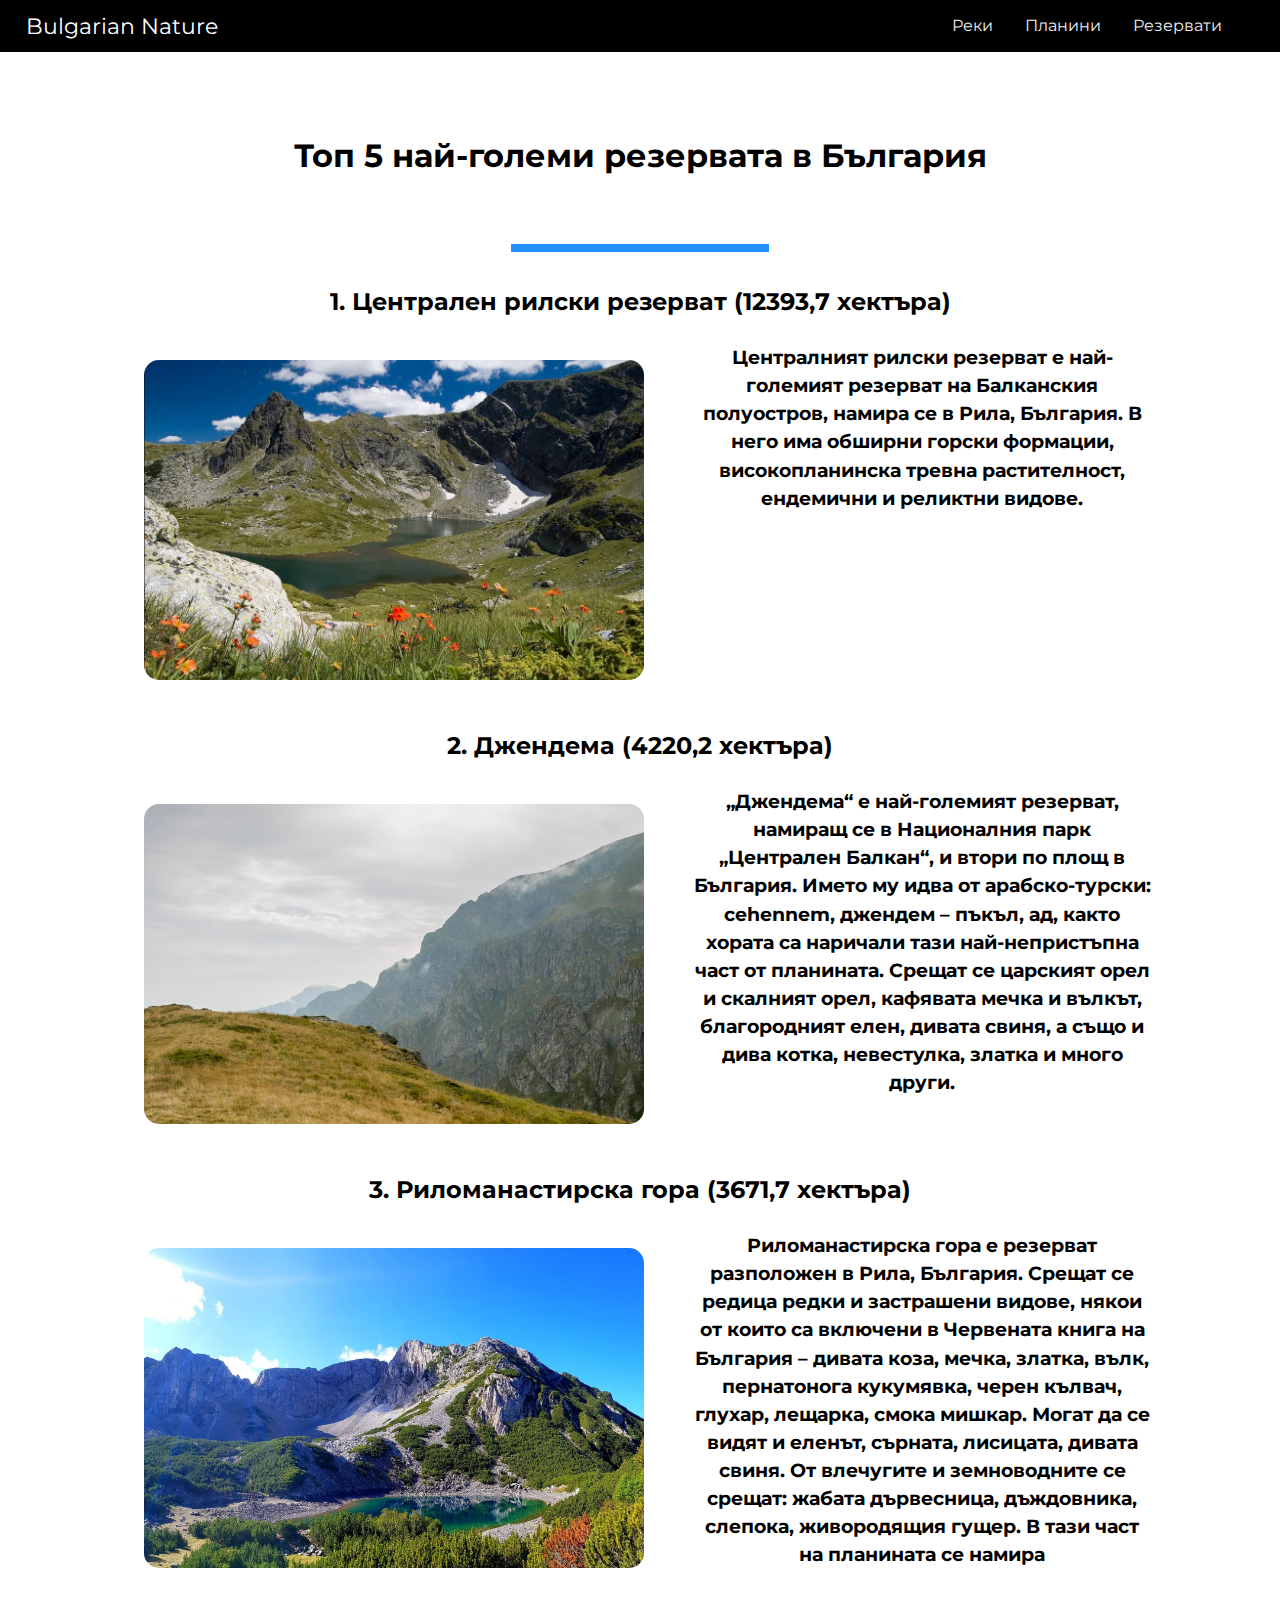
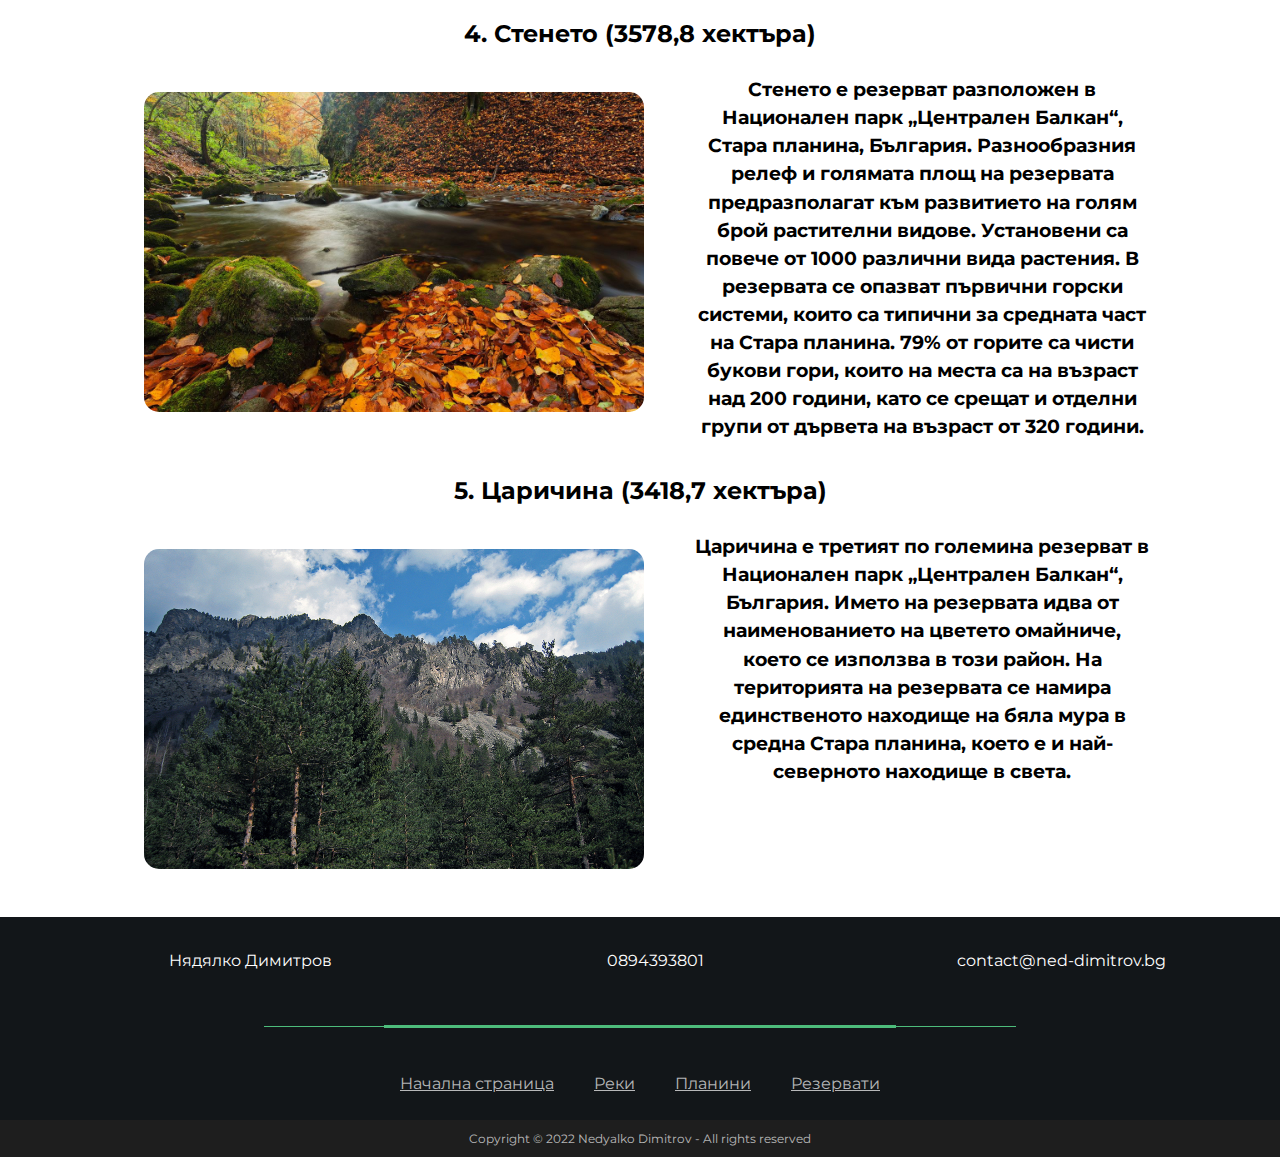
<file: pages/reservations/topReservations.html>
<html>  
    <head>
        <link rel="stylesheet" href="../../css/navbar.css">
        <link rel="stylesheet" href="../../css/normalizer.css">
        <link rel="stylesheet" href="../../css/pages/topPageStyle.css">
        <meta name="viewport" content="width=device-width, initial-scale=1">
        <link rel="stylesheet" href="../../css/footer.css">
        <meta charset="UTF-8">
        <link rel="stylesheet" href="https://cdnjs.cloudflare.com/ajax/libs/font-awesome/6.4.0/css/all.min.css"
              integrity="sha512-iecdLmaskl7CVkqkXNQ/ZH/XLlvWZOJyj7Yy7tcenmpD1ypASozpmT/E0iPtmFIB46ZmdtAc9eNBvH0H/ZpiBw=="
              crossorigin="anonymous" referrerpolicy="no-referrer"/>

        <title>Резервати в България</title>
    </head>

    <body>
       <header class="header">
           <nav class="nav">
               <input type="checkbox" id="nav-check">
               <div class="nav-header">
                   <div class="nav-title">
                       <a href="../../index.html"> Bulgarian Nature</a>
                   </div>
               </div>
               <div class="nav-btn">
                   <label for="nav-check">
                       <span></span>
                       <span></span>
                       <span></span>
                   </label>
               </div>

               <ul class="nav-list">
                   <li><a  href="../rivers/rivers.html">Реки</a></li>
                   <li><a href="../mountains/mountains.html">Планини</a></li>
                   <li><a class="active" href="../reservations/topReservations.html">Резервати </a></li>
               </ul>
           </nav>
       </header>


       <main>
        <h1 class="title"> Топ 5 най-големи резервата в България</h1>
            <hr class="first-hr">

        <ol>
          
            <li>
                <h2 class="top-m-title"><a href="https://bg.wikipedia.org/wiki/%D0%A6%D0%B5%D0%BD%D1%82%D1%80%D0%B0%D0%BB%D0%B5%D0%BD_%D1%80%D0%B8%D0%BB%D1%81%D0%BA%D0%B8_%D1%80%D0%B5%D0%B7%D0%B5%D1%80%D0%B2%D0%B0%D1%82">1. Централен рилски резерват (12393,7 хектъра)</a></h2>
               <div class="top-m-content-holder">

                <img src="../../materials/images/reservation/nationalParkRila.jpg" alt="" class="top-m-image">
                <h3 class="top-m-content">
                    Централният рилски резерват е най-големият резерват на Балканския полуостров, намира се в Рила, България.
                    В него има обширни горски формации, високопланинска тревна растителност, ендемични и реликтни видове.                    
                </h3>   

               </div>

            </li>

         
               
            <li>
                <h2 class="top-m-title"><a href="https://bg.wikipedia.org/wiki/%D0%94%D0%B6%D0%B5%D0%BD%D0%B4%D0%B5%D0%BC%D0%B0">2. Джендема (4220,2 хектъра)</a></h2>
               <div class="top-m-content-holder">
                    <img src="../../materials/images/reservation/djendema.jpg" alt="" class="top-m-image">
                    <h3 class="top-m-content">
                        „Джендема“ е най-големият резерват, намиращ се в Националния парк „Централен Балкан“, и втори по площ в България. Името му идва от арабско-турски: cehennem, джендем – пъкъл, ад, както хората са наричали тази най-непристъпна част от планината.   
                        Срещат се царският орел и скалният орел, кафявата мечка и вълкът, благородният елен, дивата свиня, а също и дива котка, невестулка, златка и много други.
                    </h3>   
               </div>

            </li>


              
            <li>
                <h2 class="top-m-title"><a href="https://bg.wikipedia.org/wiki/%D0%A0%D0%B8%D0%BB%D0%BE%D0%BC%D0%B0%D0%BD%D0%B0%D1%81%D1%82%D0%B8%D1%80%D1%81%D0%BA%D0%B0_%D0%B3%D0%BE%D1%80%D0%B0">3. Риломанастирска гора (3671,7 хектъра)</a> </h2>
               <div class="top-m-content-holder">
                    <img src="../../materials/images/reservation/rilomanstirskaGora.jpg" alt="" class="top-m-image">
                    <h3 class="top-m-content">
                        Риломанастирска гора е резерват разположен в Рила, България.
                        Срещат се редица редки и застрашени видове, някои от които са включени в Червената книга на България – дивата коза, мечка, златка, вълк, пернатонога кукумявка, черен кълвач, глухар, лещарка, смока мишкар. Могат да се видят и еленът, сърната, лисицата, дивата свиня. От влечугите и земноводните се срещат: жабата дървесница, дъждовника, слепока, живородящия гущер. В тази част на планината се намира
                    </h3>   

               </div>

            </li>

               
            <li>
               <h2 class="top-m-title"><a href="https://bg.wikipedia.org/wiki/%D0%A1%D1%82%D0%B5%D0%BD%D0%B5%D1%82%D0%BE">4. Стенето (3578,8 хектъра)</a></h2>
               <div class="top-m-content-holder">
                    <img src="../../materials/images/reservation/steneto.jpg" alt="" class="top-m-image">
                    <h3 class="top-m-content">
                        Стенето е резерват разположен в Национален парк „Централен Балкан“, Стара планина, България.
                        Разнообразния релеф и голямата площ на резервата предразполагат към развитието на голям брой растителни видове. Установени са повече от 1000 различни вида растения. В резервата се опазват първични горски системи, които са типични за средната част на Стара планина. 79% от горите са чисти букови гори, които на места са на възраст над 200 години, като се срещат и отделни групи от дървета на възраст от 320 години.   
                    </h3>   
               </div>

            </li>


              
            <li>
                <h2 class="top-m-title">
                   <a href="https://bg.wikipedia.org/wiki/%D0%A6%D0%B0%D1%80%D0%B8%D1%87%D0%B8%D0%BD%D0%B0_(%D1%80%D0%B5%D0%B7%D0%B5%D1%80%D0%B2%D0%B0%D1%82)">5. Царичина (3418,7 хектъра)</a></h2>
               <div class="top-m-content-holder">
                <img src="../../materials/images/reservation/carichina.jpg" alt="" class="top-m-image">
                <h3 class="top-m-content">
                    Царичина е третият по големина резерват в Национален парк „Централен Балкан“, България.
                    Името на резервата идва от наименованието на цветето омайниче, което се използва в този район. На територията на резервата се намира единственото находище на бяла мура в средна Стара планина, което е и най-северното находище в света. 
                </h3>   
               </div>

            </li>



        </ol>
       </main>

       <footer>
           <div class="top_header">
               <section>
                   <span><i class="fa fa-map-marker"></i></span>
                   <span>Нядялко Димитров</span>
               </section>
               <section>
                   <span><i class="fa fa-phone"></i></span>
                   <span>0894393801</span>
               </section>
               <section>
                   <span><i class="fa fa-envelope"></i></span>
                   <span>contact@ned-dimitrov.bg</span>
               </section>
           </div>
           <span class="border-shape"></span>
           <div class="bottom_content">
               <section><a class="" href="#home">Начална страница</a>
                   <a href="../../pages/rivers/rivers.html">Реки</a>
                   <a href="../../pages/mountains/mountains.html">Планини</a>
                   <a href="../../pages/reservations/reservations.html">Резервати </a>
               </section>
           </div>
           <div class="copyright">
               Copyright © 2022 Nedyalko Dimitrov - All rights reserved
           </div>
       </footer>

    </body>

</html>
</file>
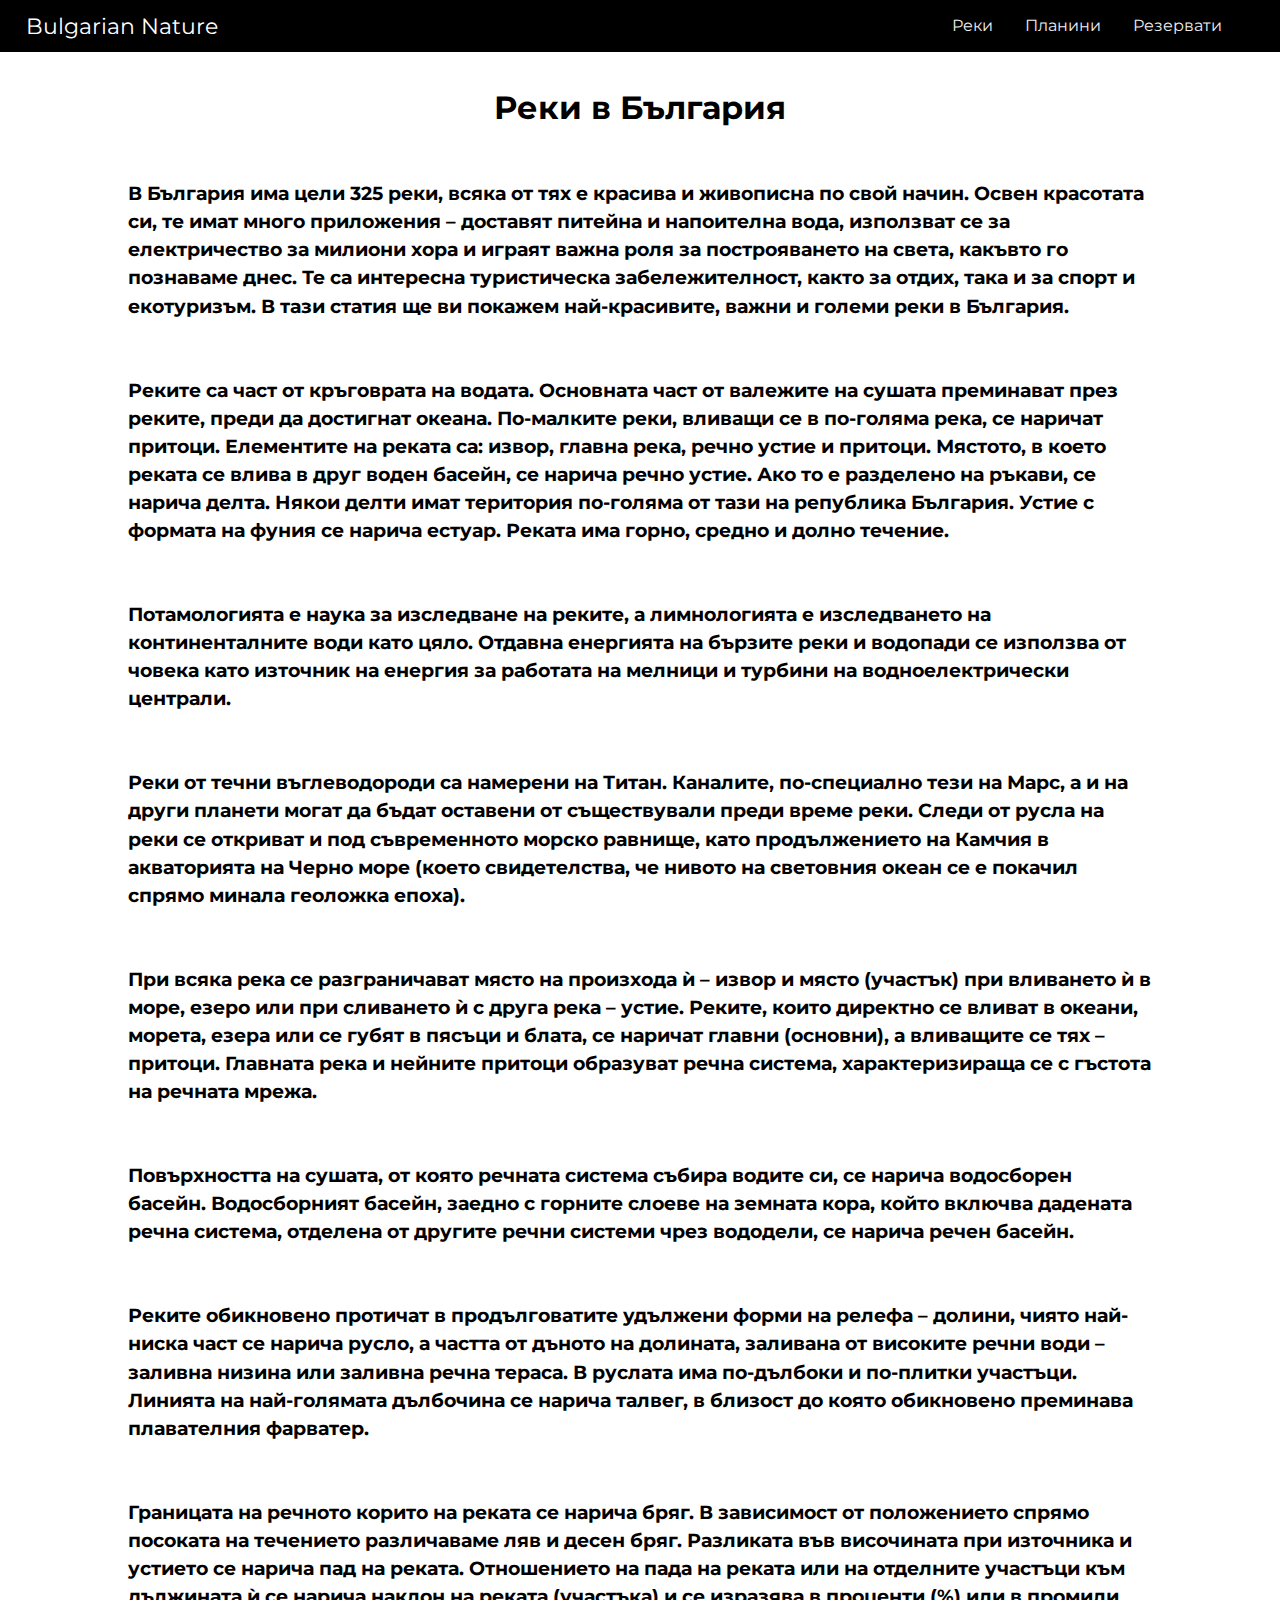
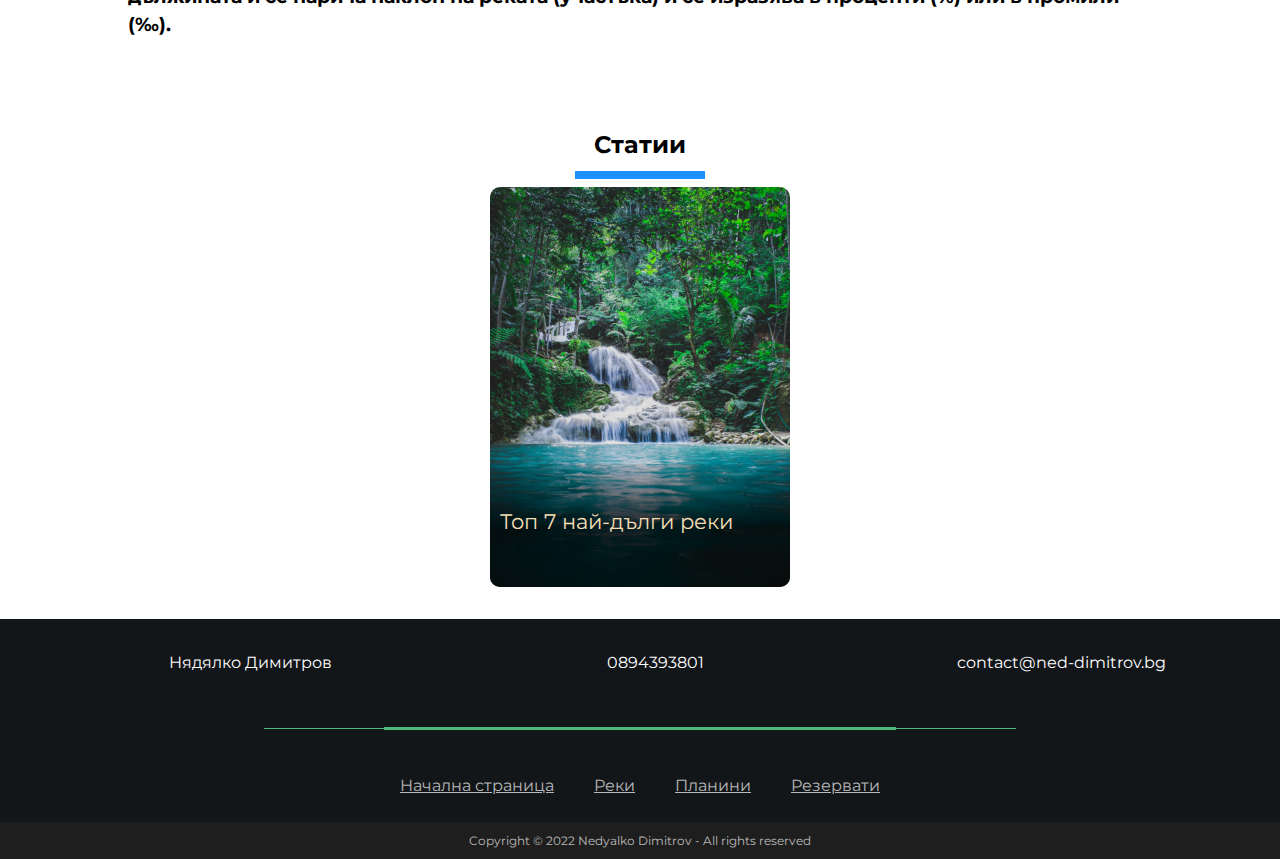
<file: pages/rivers/rivers.html>
<html>
<head>
    <link rel="stylesheet" href="../../css/navbar.css">
    <link rel="stylesheet" href="../../css/normalizer.css">
    <link rel="stylesheet" href="../../css/pages/contentPageStyle.css">
    <link rel="stylesheet" href="../../css/pages/top-card.css">
    <link rel="stylesheet" href="../../css/footer.css">
    <meta charset="UTF-8">
    <link rel="stylesheet" href="https://cdnjs.cloudflare.com/ajax/libs/font-awesome/6.4.0/css/all.min.css"
          integrity="sha512-iecdLmaskl7CVkqkXNQ/ZH/XLlvWZOJyj7Yy7tcenmpD1ypASozpmT/E0iPtmFIB46ZmdtAc9eNBvH0H/ZpiBw=="
          crossorigin="anonymous" referrerpolicy="no-referrer"/>

    <meta name="viewport" content="width=device-width, initial-scale=1">
    <title>Реки в България</title>
</head>
<body>
<header class="header">
    <nav class="nav">
        <input type="checkbox" id="nav-check">
        <div class="nav-header">
            <div class="nav-title">
                <a href="../../index.html"> Bulgarian Nature</a>
            </div>
        </div>
        <div class="nav-btn">
            <label for="nav-check">
                <span></span>
                <span></span>
                <span></span>
            </label>
        </div>

        <ul class="nav-list">
            <li><a class="active" href="../rivers/rivers.html">Реки</a></li>
            <li><a href="../mountains/mountains.html">Планини</a></li>
            <li><a href="../reservations/reservations.html">Резервати </a></li>
        </ul>
    </nav>

</header>
<div>
    <h1 class="page-title">
        Реки в България
    </h1>
    <div class="article">
        <h3>
            В България има цели 325 реки, всяка от тях е красива и живописна по свой начин. Освен красотата си, те имат
            много приложения – доставят питейна и напоителна вода, използват се за електричество за милиони хора и
            играят важна роля за построяването на света, какъвто го познаваме днес. Те са интересна туристическа
            забележителност, както за отдих, така и за спорт и екотуризъм. В тази статия ще ви покажем най-красивите,
            важни и големи реки в България.
        </h3>
    </div>
    <br>
    <div class="article">


        <h3 class="article-content">
            Реките са част от кръговрата на водата. Основната част от валежите на сушата преминават през реките, преди
            да достигнат океана. По-малките реки, вливащи се в по-голяма река, се наричат притоци. Елементите на реката
            са: извор, главна река, речно устие и притоци. Мястото, в което реката се влива в друг воден басейн, се
            нарича речно устие. Ако то е разделено на ръкави, се нарича делта. Някои делти имат територия по-голяма от
            тази на република България. Устие с формата на фуния се нарича естуар. Реката има горно, средно и долно
            течение.


        </h3>

    </div>
    <br>
    <div class="article">

        <h3 class="article-content">
            Потамологията е наука за изследване на реките, а лимнологията е изследването на континенталните води като
            цяло. Отдавна енергията на бързите реки и водопади се използва от човека като източник на енергия за
            работата на мелници и турбини на водноелектрически централи.

        </h3>
    </div>

    <br>

    <div class="article">
        <h3 class="article-content">
            Реки от течни въглеводороди са намерени на Титан. Каналите, по-специално тези на Марс, а и на други планети
            могат да бъдат оставени от съществували преди време реки. Следи от русла на реки се откриват и под
            съвременното морско равнище, като продължението на Камчия в акваторията на Черно море (което свидетелства,
            че нивото на световния океан се е покачил спрямо минала геоложка епоха).

        </h3>
    </div>

    <br>

    <div class="article">

        <h3 class="article-content">
            При всяка река се разграничават място на произхода ѝ – извор и място (участък) при вливането ѝ в море, езеро
            или при сливането ѝ с друга река – устие. Реките, които директно се вливат в океани, морета, езера или се
            губят в пясъци и блата, се наричат главни (основни), а вливащите се тях – притоци. Главната река и нейните
            притоци образуват речна система, характеризираща се с гъстота на речната мрежа.
        </h3>
    </div>

    <br>
    <div class="article">

        <h3 class="article-content">
            Повърхността на сушата, от която речната система събира водите си, се нарича водосборен басейн. Водосборният
            басейн, заедно с горните слоеве на земната кора, който включва дадената речна система, отделена от другите
            речни системи чрез вододели, се нарича речен басейн.
        </h3>
    </div>

    <br>
    <div class="article">

        <h3 class="article-content">
            Реките обикновено протичат в продълговатите удължени форми на релефа – долини, чиято най-ниска част се
            нарича русло, а частта от дъното на долината, заливана от високите речни води – заливна низина или заливна
            речна тераса. В руслата има по-дълбоки и по-плитки участъци. Линията на най-голямата дълбочина се нарича
            талвег, в близост до която обикновено преминава плавателния фарватер.
        </h3>
    </div>

    <br>

    <div class="article">

        <h3 class="article-content">
            Границата на речното корито на реката се нарича бряг. В зависимост от положението спрямо посоката на
            течението различаваме ляв и десен бряг. Разликата във височината при източника и устието се нарича пад на
            реката. Отношението на пада на реката или на отделните участъци към дължината ѝ се нарича наклон на реката
            (участъка) и се изразява в проценти (%) или в промили (‰).
        </h3>
    </div>

    <br>


</div>
<div class="top-articles">
    <h2>Статии</h2>
    <hr>
    <a href="../../pages/rivers/topRivers.html">
        <div class="card" id="card-1">
            <div class="image-holder">
                <img src="../../materials/images/rivers/river2.jpg" alt="">

            </div>
            <div class="text-holder">
                <p>
                    Топ 7 най-дълги реки
                </p>
            </div>
        </div>
    </a>

</div>

<footer>
    <div class="top_header">
        <section>
            <span><i class="fa fa-map-marker"></i></span>
            <span>Нядялко Димитров</span>
        </section>
        <section>
            <span><i class="fa fa-phone"></i></span>
            <span>0894393801</span>
        </section>
        <section>
            <span><i class="fa fa-envelope"></i></span>
            <span>contact@ned-dimitrov.bg</span>
        </section>
    </div>
    <span class="border-shape"></span>
    <div class="bottom_content">
        <section><a class="" href="#home">Начална страница</a>
            <a href="../../pages/rivers/rivers.html">Реки</a>
            <a href="../../pages/mountains/mountains.html">Планини</a>
            <a href="../../pages/reservations/reservations.html">Резервати </a>
        </section>
    </div>
    <div class="copyright">
        Copyright © 2022 Nedyalko Dimitrov - All rights reserved
    </div>
</footer>


</body>

</html>
</file>
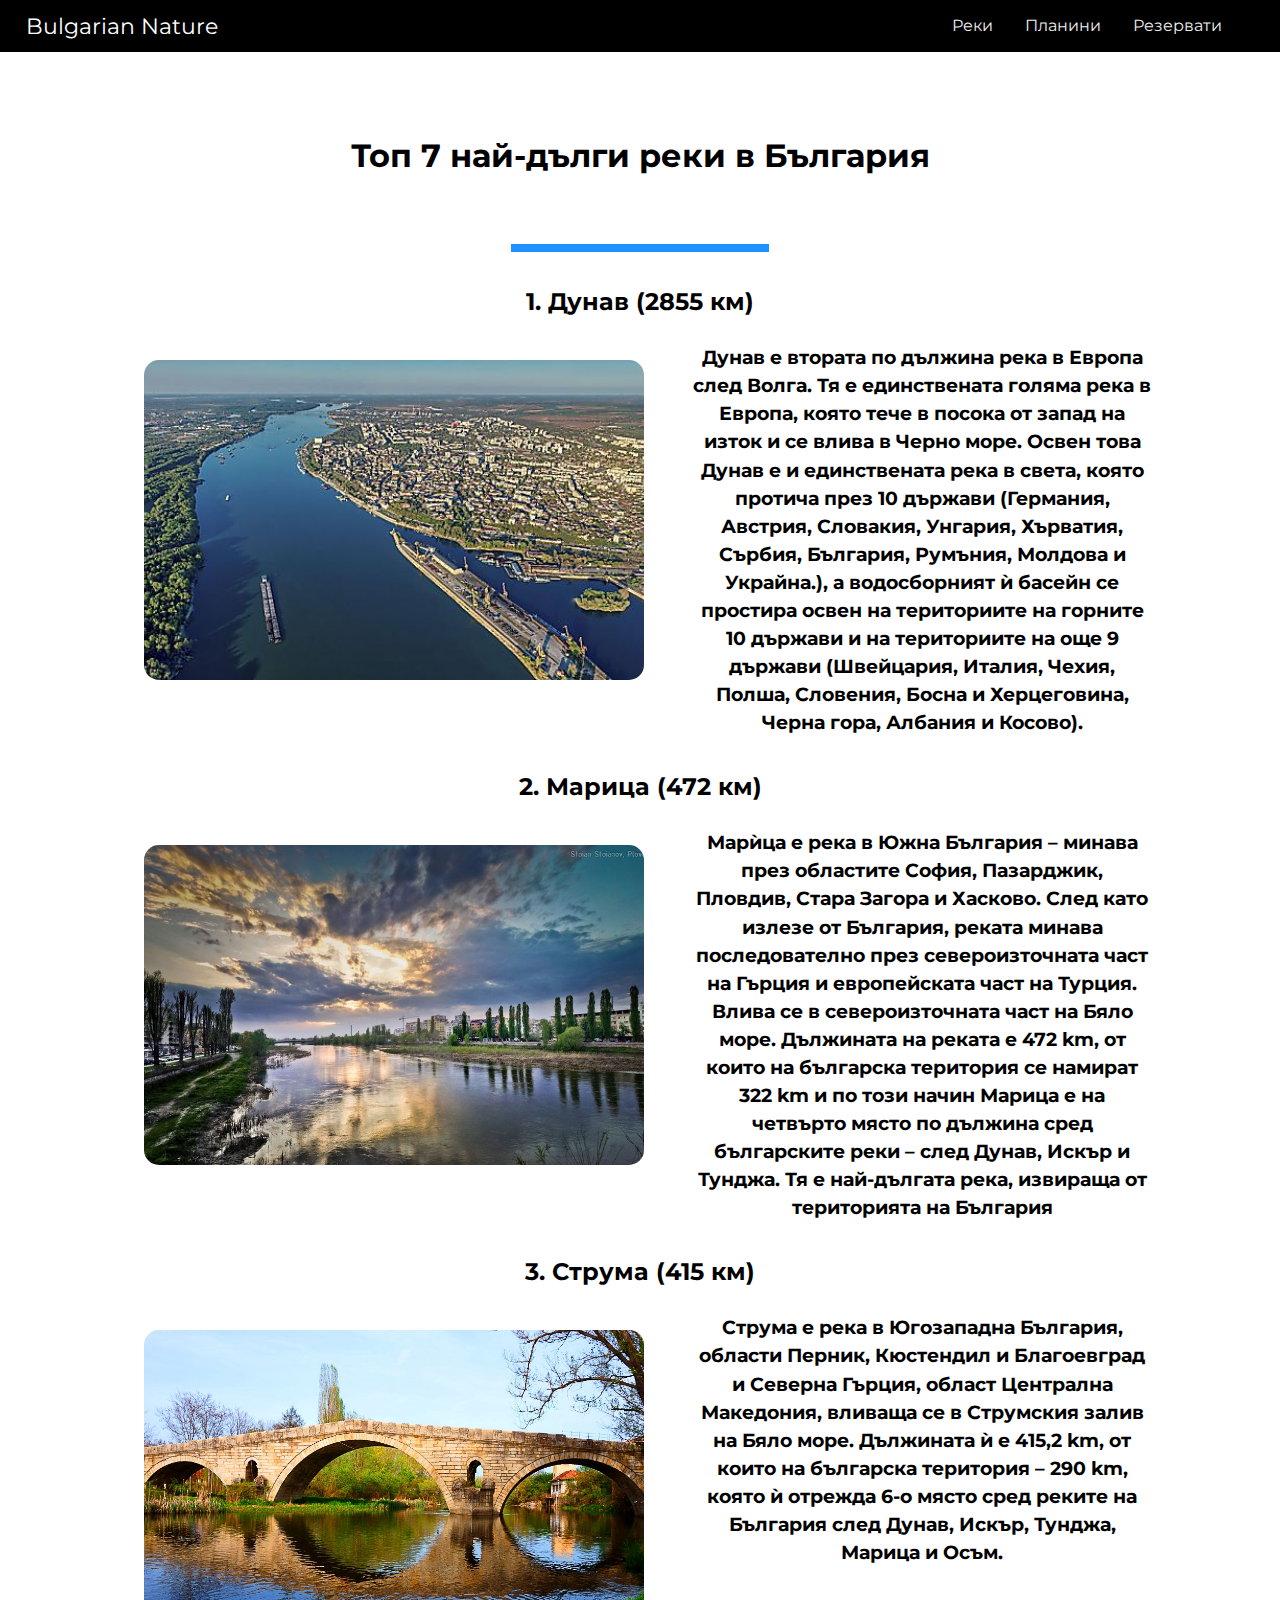
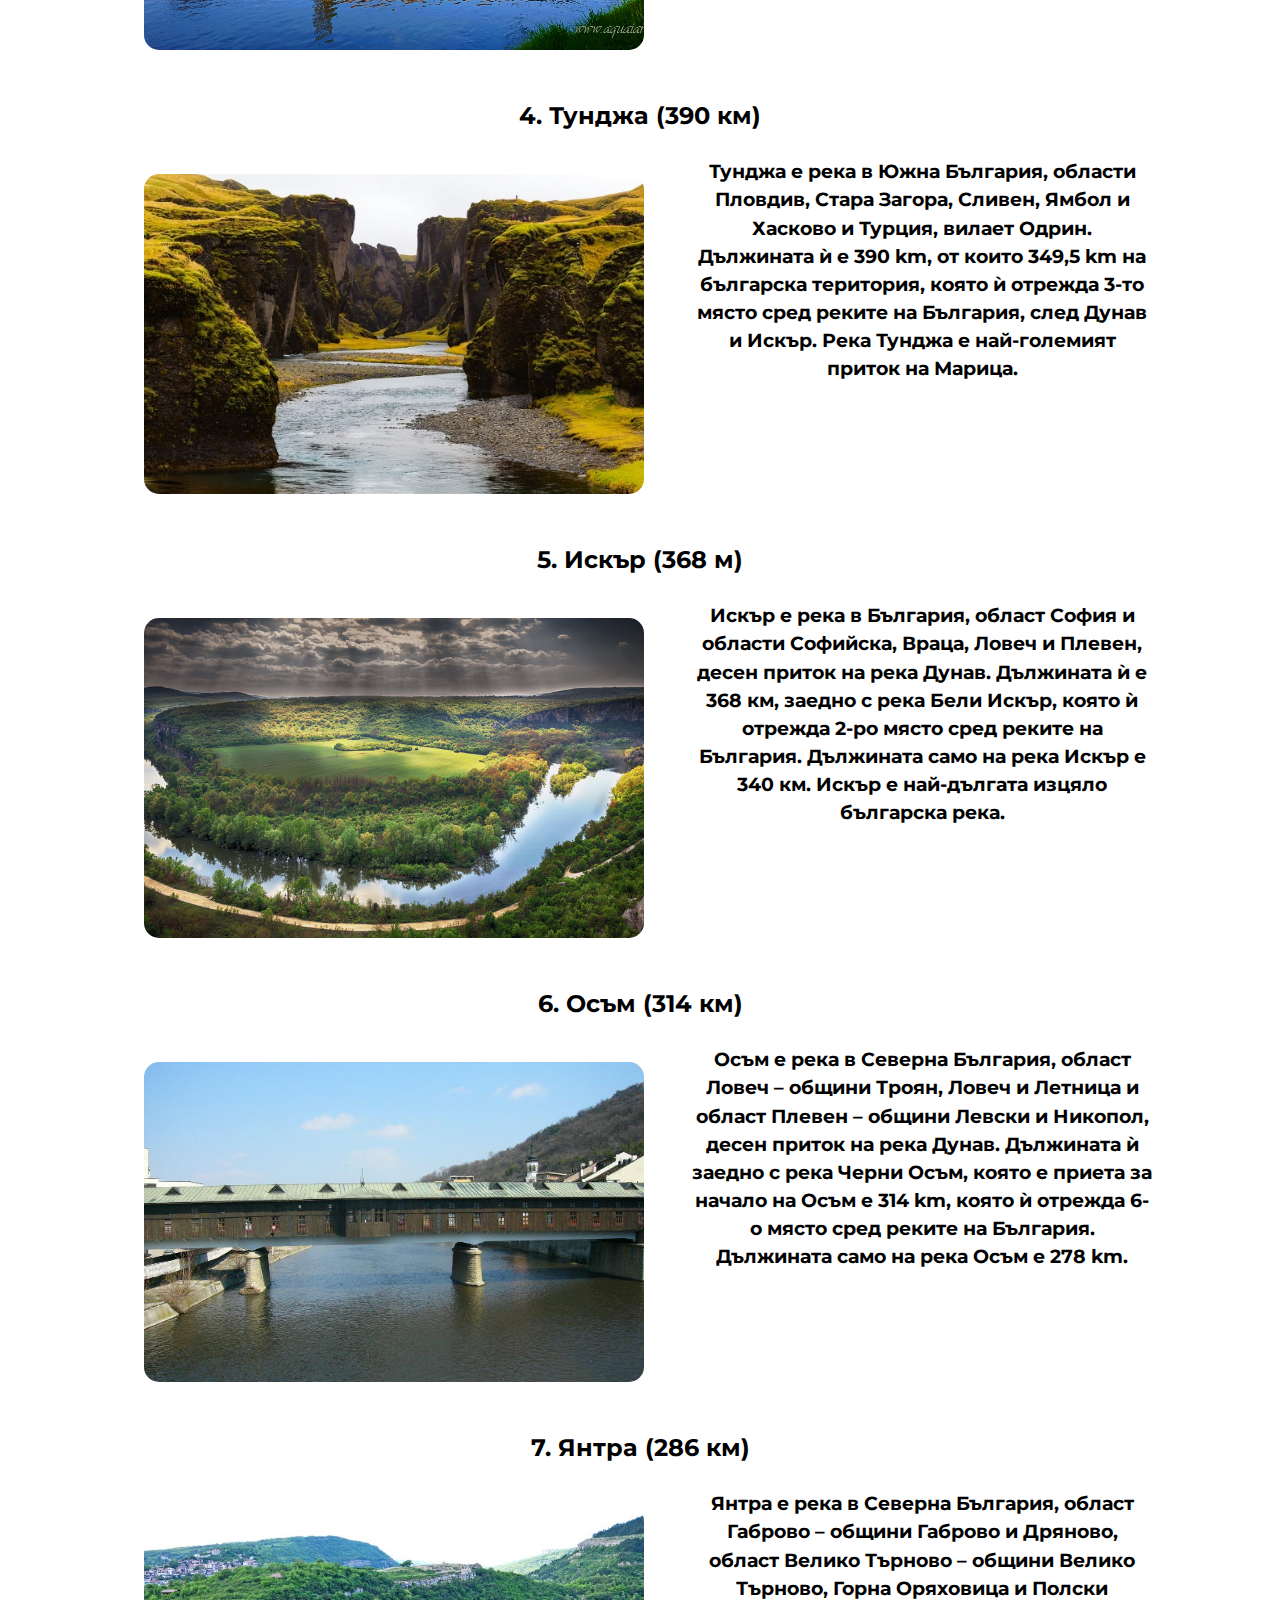
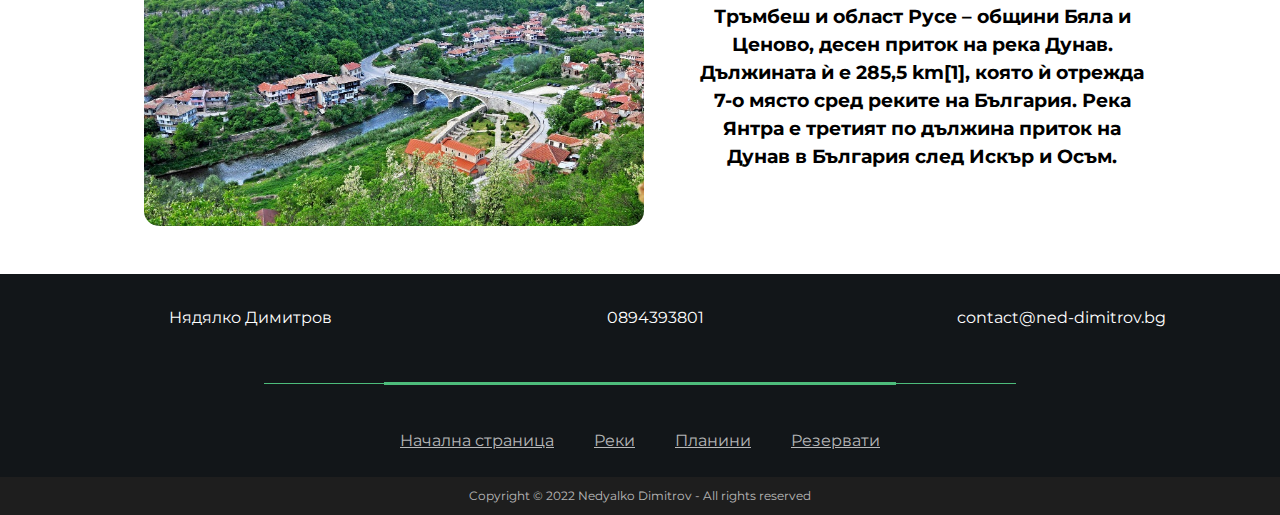
<file: pages/rivers/topRivers.html>
<html>  
    <head>
        <link rel="stylesheet" href="../../css/navbar.css">
        <link rel="stylesheet" href="../../css/normalizer.css">
        <link rel="stylesheet" href="../../css/pages/topPageStyle.css">
        <link rel="stylesheet" href="../../css/footer.css">
        <meta charset="UTF-8">
        <link rel="stylesheet" href="https://cdnjs.cloudflare.com/ajax/libs/font-awesome/6.4.0/css/all.min.css"
              integrity="sha512-iecdLmaskl7CVkqkXNQ/ZH/XLlvWZOJyj7Yy7tcenmpD1ypASozpmT/E0iPtmFIB46ZmdtAc9eNBvH0H/ZpiBw=="
              crossorigin="anonymous" referrerpolicy="no-referrer"/>

        <meta name="viewport" content="width=device-width, initial-scale=1">
        <title>Реки в България</title>
    </head>

    <body>
       <header class="header">
           <nav class="nav">
               <input type="checkbox" id="nav-check">
               <div class="nav-header">
                   <div class="nav-title">
                       <a href="../../index.html"> Bulgarian Nature</a>
                   </div>
               </div>
               <div class="nav-btn">
                   <label for="nav-check">
                       <span></span>
                       <span></span>
                       <span></span>
                   </label>
               </div>

               <ul class="nav-list">
                   <li><a class="active" href="../rivers/rivers.html">Реки</a></li>
                   <li><a href="../mountains/mountains.html">Планини</a></li>
                   <li><a href="../reservations/reservations.html">Резервати </a></li>
               </ul>
           </nav>

   
       </header>


       <main>
        <h1 class="title"> Топ 7 най-дълги реки в България</h1>
            <hr class="first-hr">

        <ol>
          
            <li>
                <h2 class="top-m-title"><a href="https://bg.wikipedia.org/wiki/%D0%94%D1%83%D0%BD%D0%B0%D0%B2">1. Дунав (2855 км)</a></h2>
               <div class="top-m-content-holder">

                <img src="../../materials/images/rivers/dunav.jpg" alt="" class="top-m-image">
                <h3 class="top-m-content">
                    Дунав е втората по дължина река в Европа след Волга. Тя е единствената голяма река в Европа, която тече в посока от запад на изток и се влива в Черно море. Освен това Дунав е и единствената река в света, която протича през 10 държави (Германия, Австрия, Словакия, Унгария, Хърватия, Сърбия, България, Румъния, Молдова и Украйна.), а водосборният ѝ басейн се простира освен на териториите на горните 10 държави и на териториите на още 9 държави (Швейцария, Италия, Чехия, Полша, Словения, Босна и Херцеговина, Черна гора, Албания и Косово). 
                </h3>   

               </div>

            </li>

         
               
            <li>
                <h2 class="top-m-title"><a href="https://bg.wikipedia.org/wiki/%D0%9C%D0%B0%D1%80%D0%B8%D1%86%D0%B0">2. Марица (472 км)</a></h2>
               <div class="top-m-content-holder">
                    <img src="../../materials/images/rivers/marica.jpeg" alt="" class="top-m-image">
                    <h3 class="top-m-content">
                        Марѝца е река в Южна България – минава през областите София, Пазарджик, Пловдив, Стара Загора и Хасково. След като излезе от България, реката минава последователно през североизточната част на Гърция и европейската част на Турция. Влива се в североизточната част на Бяло море. Дължината на реката е 472 km, от които на българска територия се намират 322 km и по този начин Марица е на четвърто място по дължина сред българските реки – след Дунав, Искър и Тунджа. Тя е най-дългата река, извираща от територията на България   </h3>   
               </div>

            </li>


              
            <li>
                <h2 class="top-m-title"><a href="https://bg.wikipedia.org/wiki/%D0%A1%D1%82%D1%80%D1%83%D0%BC%D0%B0">3. Струма (415 км)</a> </h2>
               <div class="top-m-content-holder">
                    <img src="../../materials/images/rivers/struma.jpg" alt="" class="top-m-image">
                    <h3 class="top-m-content">
                        Струма е река в Югозападна България, области Перник, Кюстендил и Благоевград и Северна Гърция, област Централна Македония, вливаща се в Струмския залив на Бяло море. Дължината ѝ е 415,2 km, от които на българска територия – 290 km, която ѝ отрежда 6-о място сред реките на България след Дунав, Искър, Тунджа, Марица и Осъм.   
                    
                    </h3>   

               </div>

            </li>

               
            <li>
               <h2 class="top-m-title"><a href="https://bg.wikipedia.org/wiki/%D0%A2%D1%83%D0%BD%D0%B4%D0%B6%D0%B0">4. Тунджа (390 км)</a></h2>
               <div class="top-m-content-holder">
                    <img src="../../materials/images/rivers/tundja.jpg" alt="" class="top-m-image">
                    <h3 class="top-m-content">
                        Тунджа е река в Южна България, области Пловдив, Стара Загора, Сливен, Ямбол и Хасково и Турция, вилает Одрин. Дължината ѝ е 390 km, от които 349,5 km на българска територия, която ѝ отрежда 3-то място сред реките на България, след Дунав и Искър. Река Тунджа е най-големият приток на Марица.
                        
                    </h3>   
               </div>

            </li>


              
            <li>
                <h2 class="top-m-title">
                   <a href="https://bg.wikipedia.org/wiki/%D0%98%D1%81%D0%BA%D1%8A%D1%80">5. Искър (368 м)</a></h2>
               <div class="top-m-content-holder">
                <img src="../../materials/images/rivers/Iskar.jpg" alt="" class="top-m-image">
                <h3 class="top-m-content">
                    Искър е река в България, област София и области Софийска, Враца, Ловеч и Плевен, десен приток на река Дунав. Дължината ѝ е 368 км, заедно с река Бели Искър, която ѝ отрежда 2-ро място сред реките на България. Дължината само на река Искър е 340 км. Искър е най-дългата изцяло българска река.   
                
                </h3>   
               </div>

            </li>

             
            <li>
                <h2 class="top-m-title"><a href="https://bg.wikipedia.org/wiki/%D0%9E%D1%81%D1%8A%D0%BC">6. Осъм (314 км)</a></h2>
               <div class="top-m-content-holder">
                    <img src="../../materials/images/rivers/osym.jpg" alt="" class="top-m-image">
                    <h3 class="top-m-content">
                        Осъм е река в Северна България, област Ловеч – общини Троян, Ловеч и Летница и област Плевен – общини Левски и Никопол, десен приток на река Дунав. Дължината ѝ заедно с река Черни Осъм, която е приета за начало на Осъм е 314 km, която ѝ отрежда 6-о място сред реките на България. Дължината само на река Осъм е 278 km. 
                    </h3>   
               </div>

            </li>

    
            <li>
                <h2 class="top-m-title"><a href="https://bg.wikipedia.org/wiki/%D0%AF%D0%BD%D1%82%D1%80%D0%B0">7. Янтра (286 км)</a></h2>
               <div class="top-m-content-holder">
                    <img src="../../materials/images/rivers/qntra.jpg" alt="" class="top-m-image">
                    <h3 class="top-m-content">
                        Янтра е река в Северна България, област Габрово – общини Габрово и Дряново, област Велико Търново – общини Велико Търново, Горна Оряховица и Полски Тръмбеш и област Русе – общини Бяла и Ценово, десен приток на река Дунав. Дължината ѝ е 285,5 km[1], която ѝ отрежда 7-о място сред реките на България. Река Янтра е третият по дължина приток на Дунав в България след Искър и Осъм.   
                    
                    </h3>   
               </div>

            </li>



        </ol>
       </main>

       <footer>
           <div class="top_header">
               <section>
                   <span><i class="fa fa-map-marker"></i></span>
                   <span>Нядялко Димитров</span>
               </section>
               <section>
                   <span><i class="fa fa-phone"></i></span>
                   <span>0894393801</span>
               </section>
               <section>
                   <span><i class="fa fa-envelope"></i></span>
                   <span>contact@ned-dimitrov.bg</span>
               </section>
           </div>
           <span class="border-shape"></span>
           <div class="bottom_content">

               <section><a class="" href="#home">Начална страница</a>
                   <a href="../../pages/rivers/rivers.html">Реки</a>
                   <a href="../../pages/mountains/mountains.html">Планини</a>
                   <a href="../../pages/reservations/reservations.html">Резервати </a>
               </section>
           </div>
           <div class="copyright">
               Copyright © 2022 Nedyalko Dimitrov - All rights reserved
           </div>
       </footer>

    </body>

</html>
</file>
<file: css/navbar.css>
/*ul {*/

/*    display: flex;*/
/*    justify-content: space-between;*/
/*    list-style-type: none;*/
/*    margin: 0;*/
/*    padding: 0;*/
/*    overflow: hidden;*/
/*    background-color: black;*/
/*}*/

/*.logo {*/
/*    color: white;*/
/*    text-decoration: none;*/
/*    font: 16px;*/
/*    padding: 14px 16px;*/
/*}*/

/*.mobile-menu-icon {*/
/*    color: white;*/
/*    display: none;*/
/*}*/

/*@media screen and (max-width: 992px) {*/
/*    ul {*/
/*        flex-direction: column;*/
/*    }*/

/*    ul .menu  {*/
/*        height: 0;*/
/*        flex-direction: column;*/
/*    }*/

/*    .mobile-menu-icon {*/
/*        display: block;*/
/*    }*/
/*}*/

/*ul div {*/

/*    display: flex;*/
/*    justify-content: center;*/
/*    list-style-type: none;*/
/*    margin: 0;*/
/*    padding: 0;*/
/*    overflow: hidden;*/
/*    background-color: black;*/
/*}*/


/*ul li a {*/
/*    transition: 0.3s background ease-out, 0.3s color ease-out;*/
/*    display: block;*/
/*    color: white;*/
/*    text-align: center;*/
/*    padding: 14px 16px;*/
/*    text-decoration: none;*/
/*}*/

/*ul li a:hover {*/
/*    color: black;*/
/*    background-color: whitesmoke;*/
/*}*/

/*.active {*/
/*    color: black;*/
/*    background-color: white;*/
/*}*/

.nav-title a{
    text-decoration: none;
    color: white;
}

body {
    margin: 0;

}
.nav {
    box-sizing: border-box;
    padding: 0.6em;
    width: 100%;
    background-color: black;
    display: flex;
    align-items: center;
}
.nav > .nav-header {
    flex: 0.95;
    text-align: left;
    padding-left: 1rem;
}
.nav > .nav-header > .nav-title {
    font-size: 22px;
    color: #fff;
}
.nav > .nav-list {
    display: flex;
    gap: 2rem;
}
.nav > .nav-list > li {
    list-style-type: none;
}
.nav > .nav-list > li a {
    text-decoration: none;
    color: #efefef;
    cursor: pointer;
}
.nav > #nav-check {
    display: none;
}
@media (max-width: 480px) {
    .nav {
        padding: 1rem;
    }
    .nav > .nav-btn {
        display: inline-block;
        position: absolute;
        right: 0;
        top: 0;
        padding-top: 0.2rem;
    }
    .nav > .nav-btn > label {
        display: inline-block;
        width: 50px;
        height: 50px;
        padding: 13px;
    }
    .nav > .nav-btn > label > span {
        display: block;
        width: 25px;
        height: 10px;
        border-top: 2px solid #eee;
    }
    .nav > .nav-list {
        position: absolute;
        display: flex;
        flex-direction: column;
        gap: 1rem;
        width: 100%;
        background-color: black;
        height: 0;
        transition: all 0.3s ease-in;
        top: 57px;
        left: 0;
        overflow: hidden;
        z-index: 10000
    }
    .nav > .nav-list > li {
        width: 100%;
        margin-top: 1.5rem;
    }
    .nav > #nav-check:checked ~ .nav-list {
        height: calc(100vh - 50px);
    }
}
</file>
<file: css/pages/homePage/homePageStyle.css>
body{
 background: url('../../../materials/images/mountains/mountain-home-page-1.jpg'); 
    

  height: 100%;

  background-attachment: fixed;
  background-position: center;
  background-repeat: no-repeat;
  background-size: cover;
}

.header{
    text-align: center;
    justify-content: flex-end;
    z-index: 1;
}
.logo {
    background: black;
}
.logo:hover {
    color: white;
    background: black;
}


.image-container{
    overflow: hidden;
    position: relative;
    width: 100%;
    height: 80%;
}


.image-container img{
    z-index: -1;
    position: absolute;
    top: 0;
    left: 0;
    right: 0;
    bottom: 0;
    height: 100%;
    width: 100%;
    object-fit: cover;
    filter: blur(3px);

}

.image-container .image-cover{

    z-index: 2;
    background: rgba(30,144,255, 0.5) ;
    z-index: 0;
    position: absolute;
    top: 0;
    left: 0;
    right: 0;
    bottom: 0;
    height: 100%;
    width: 100%;
   
}
.image-container .text{
    font-weight: 800;
    color: wheat;
    position: absolute;
    top: 50%;
    left: 50%;
    transform: translate(-50%, -50%);
    max-width: 64em;
}

.inforamation-container{
    background-color: white;
    padding-bottom: 2em;

}

.river-information, .mountains-information{
    padding: 2em;
    max-width: 64em;
    margin:0 auto;
    padding-top: 2em;
}
.river-information{
    text-align: left;
}
.mountains-information{
    text-align: right;
}

.river-information hr, .mountains-information hr{

    width: 20%;
    margin-top: 0.5em;
    margin-bottom: 0.5em;
    background-color:  rgb(30,144,255);
    border: 4px solid  rgb(30,144,255);
}
.mountains-information hr{
   position: relative;
    left: 100%;
    transform: translateX(-100%);
    background-color: rgb(128,0,0);
    border: 4px solid  rgb(128,0,0);
}

.articles{
    display: grid;
    grid-template-columns: 1fr 1fr 1fr;
    grid-template-rows: auto;
    background-color: rgba(0, 0, 0, 0.5);
    padding : 2em;
    grid-template-areas: 
    "text text text"
    "card1 card2 card3";
    justify-items: center;
    grid-row-gap: 2em;
     
}

#card-1 {
    grid-area: card1;
}

#card-2 {
    grid-area: card2;
}
#card-3 {
    grid-area: card3;
}
.articles .text {
    grid-area: text;
    
    color: white;
}

@media only screen and (max-width: 1000px) {
    .articles{
     display: block;
     padding-bottom: 2em;
    }
    .card{
        
        margin: auto;
        margin-top: 1em;
    }
  }
</file>
<file: css/pages/top-card.css>
.card {

    border-radius: 10px;
    overflow: hidden;
    position: relative;
    width: 300px;
    height: 400px;
    transition: 0.3s box-shadow ease-in;
}

.card:hover {
    box-shadow: 0px 0px 5px 0px silver;
}


.card .image-holder {
    position: absolute;
    top: 0;
    left: 0;
    right: 0;
    bottom: 0;

}

.card .image-holder img {
    width: 100%;
    height: 100%;
    object-fit: cover;
}

.card .text-holder {
    text-align: left;
    position: absolute;
    bottom: 0;
    font-size: 1.3em;
    padding-right: 0.5em;
    padding-left: 0.5em;
    padding-bottom: 2.4em;
    padding-top: 2em;
    color: wheat;
    width: 100%;
    background: linear-gradient(0deg, rgba(0, 0, 0, 0.8) 50%, rgba(0, 0, 0, 0.1));
}

@media (max-width: 480px) {
    .card {
        width: auto;
    }
}
</file>
<file: css/footer.css>
.border-shape {
    background: #4DBC7B none repeat scroll 0 0;
    color: #fff;
    display: block;
    height: 3px;
    left: 0;
    margin: 20px auto;
    position: relative;
    right: 0;
    text-align: center;
    top: 0;
    width: 80px;
}
    
.border-shape::before {
    background: #4DBC7B none repeat scroll 0 0;
    bottom: 0;
    content: "";
    height: 1px;
    left: 80px;
    margin: 0 auto;
    position: absolute;
    text-align: center;
    top: 1px;
    width: 100px;
}
    
.border-shape::after {
    background: #4DBC7B none repeat scroll 0 0;
    bottom: 0;
    content: "";
    height: 1px;
    margin: 0 auto;
    position: absolute;
    right: 80px;
    text-align: center;
    top: 1px;
    width: 100px;
}
     
footer{
    width:100%;
    background-color:#121619;
    color:#fff;
}
    
.top_header{
    padding:2rem;
    display:flex;
    align-items:center;
    justify-content:center;
    position:relative;
}
    
.top_header section{
    display:flex;
    align-items:center;
    justify-content:center;
    width:100%;
}
    
.top_header span{
    padding:0 1rem;
}
    
.top_header .fa{
    color:#4DBC7B;
    font-size:35px;
}
    
footer .border-shape {
    width: 40%;
}
    
footer .border-shape::before {
    width: 100%;
    left:120px;
}
    
footer .border-shape::after {
    width: 100%;
    right:120px;
}
    
footer .bottom_content section{
    padding:1.5rem 2rem;
    display:flex;
    align-items:center;
    justify-content:Center;
}
    
.bottom_content a{
    margin:0 20px;
    color:rgba(255,255,255,0.7);
    transition:0.5s;
}
    
.bottom_content a:hover{
    color:rgba(255,255,255,1);
}
    
    
.copyright{
    padding:0.8em 0;
    background-color:#1e1e1e;
    text-align:center;
    color:rgba(255,255,255,0.7);
    font-size:12px;
}
    
    
    
@media (max-width:820px){
    .top_header{
        padding:1rem;
        display:block;
    }
        
    .top_header section{
        margin:40px 0;
        align-items:left;
        justify-content:left;
    }
    footer .bottom_content section{
        padding:1rem;
        flex-direction: column;
        
    }
    footer .bottom_content section a{
        padding:1rem;
        font-size:12px;
        margin:0em 1em;
        display:inline-block;
        width: 95%;

    }
}
</file>
<file: css/pages/contentPageStyle.css>
.page-title{
    text-align: center;
    padding: 1em;
}
.article{
    padding: 1em;
    margin: auto;
    max-width: 64em;
}
.article img{
    border-radius: 15px;
    width: 100%;
    height: 25em;
    object-fit: cover;
    margin: 1em 0;
}
.article-title{
    padding: 0.5em 0;
}
.top-articles{
    margin: 2em ;
    margin-top: 3em;
    text-align: center;
}
.top-articles .card{
    margin: auto;
}
.top-articles hr{
    margin: auto;
    width: 10%;
    margin-top: 0.5em;
    margin-bottom: 0.5em;
    background-color:  rgb(30,144,255);
    border: 4px solid  rgb(30,144,255);
}
</file>
<file: css/pages/topPageStyle.css>
main{
    padding: 1em;
    padding-bottom: 2em;
}

.title{
    margin: 2em;
    text-align: center;
}
ol{
    text-decoration: none;
    text-align: center;
}
ol li {
    text-decoration: none;
    list-style: none;
    margin: auto;
    margin-top: 2em;
    text-align: center;
    max-width: 64em;
}

.top-m-title{
    margin: 1em;

}

.top-m-title a {
    text-decoration: none;
    color: black;
}
.top-m-title a:hover {
    text-decoration: underline;
}

.top-m-content-holder{
    display: grid;
    grid-template-columns: 1fr 1fr 1fr;
    grid-column-gap: 2em;
    grid-template-areas: 
    "image cont cont"
    ;
    justify-items: center;
}
.top-m-image{
    margin: 1em;
    max-width: 500px;
    width: 40em;
    height: 20em;
    grid-area: image;
    object-fit: cover;
    border-radius: 15px;

}
@media (max-width: 480px)  {
    .top-m-image{
        width: 100%;

    }
}
.top-m-content{
    grid-area: cont;

}
.first-hr{
    margin: auto;
    width: 20%;
    margin-top: 0.5em;
    margin-bottom: 0.5em;
    background-color:  rgb(30,144,255);
    border: 4px solid  rgb(30,144,255);
}

@media only screen and (max-width: 900px) {
    .top-m-content-holder{
       
        grid-template-areas: 
        "image image image"
        "cont cont cont "
        ;
    }
  }
</file>
<file: css/normalizer.css>
@import url('https://fonts.googleapis.com/css2?family=Montserrat:wght@400;600;700&display=swap');

* {
    margin: 0;
    padding: 0;
    line-height: 1.5;
}


body {
    font-family: 'Montserrat', sans-serif;
}
</file>
